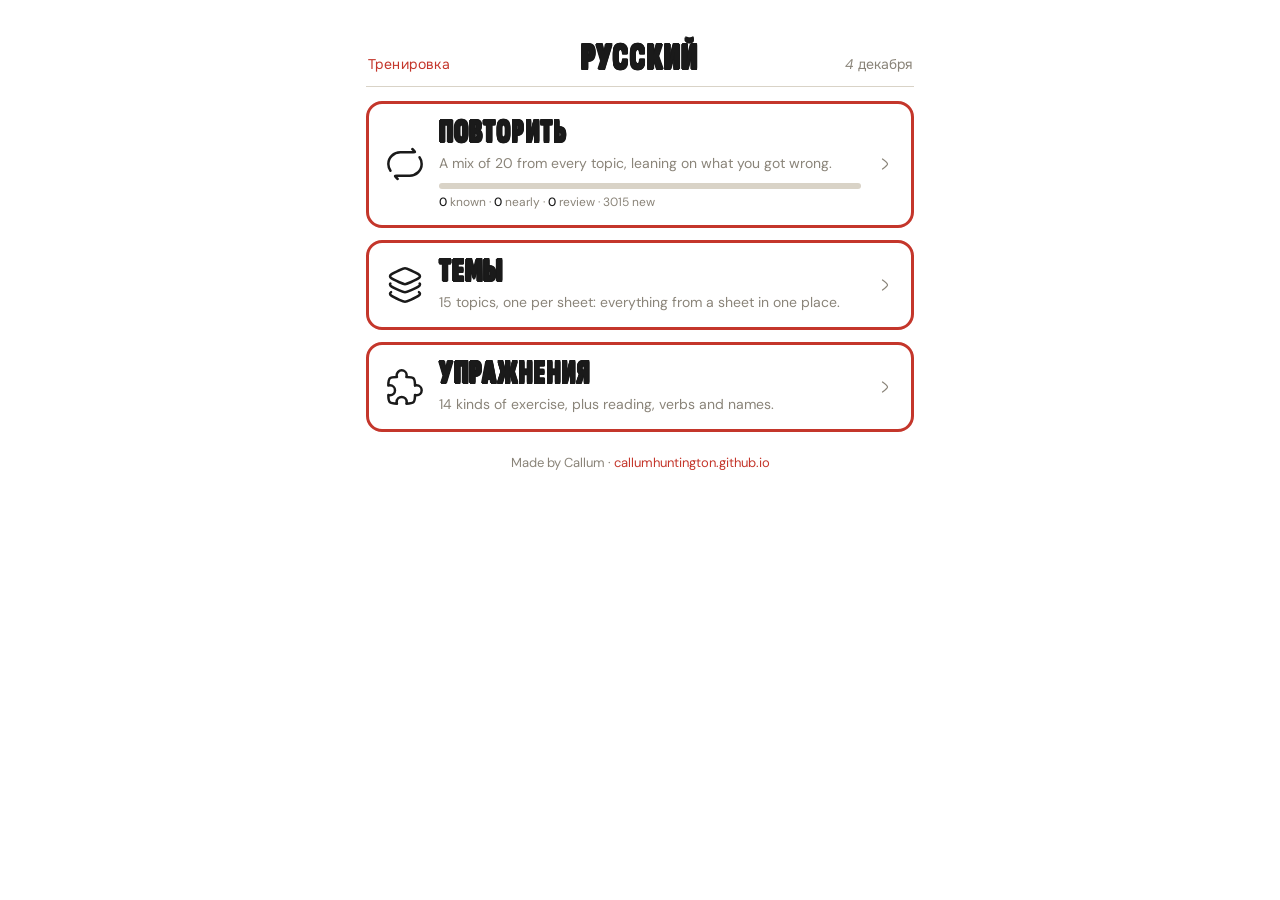
<file: index.html>
<!DOCTYPE html>
<html lang="ru">
<head>
<meta charset="utf-8">
<meta name="viewport" content="width=device-width, initial-scale=1, viewport-fit=cover">
<title>Русский</title>
<link rel="manifest" href="manifest.json">
<link rel="apple-touch-icon" href="icon.png">
<meta name="apple-mobile-web-app-capable" content="yes">
<meta name="apple-mobile-web-app-status-bar-style" content="default">
<meta name="apple-mobile-web-app-title" content="Русский">
<meta name="theme-color" content="#ffffff">
<link rel="stylesheet" href="css/fonts.css?v=3.6">
<link rel="stylesheet" href="css/app.css?v=3.6">
</head>
<body>
<div class="wrap" id="app"></div>
<script src="js/icons.js?v=3.6"></script>
<script src="js/common.js?v=3.6"></script>
<script src="data/bank.js?v=3.6"></script>
<script src="data/names.js?v=3.6"></script>
<script src="js/names-bank.js?v=3.6"></script>
<script>
// Home: the three ways in.
const MONTHS = ['января', 'февраля', 'марта', 'апреля', 'мая', 'июня', 'июля', 'августа', 'сентября', 'октября', 'ноября', 'декабря'];
const today = new Date();
const main = BANK.filter(i => i.topic !== 'penguin');

$('#app').innerHTML = header('Русский', `${today.getDate()} ${MONTHS[today.getMonth()]}`, '') +
  card('quiz.html#review', 'review', 'Повторить', 'A mix of 20 from every topic, leaning on what you got wrong.', bar(progress(NS, main.map(i => i.id)))) +
  card('topics.html', 'topics', 'Темы', `${TOPICS.length - 1} topics, one per sheet: everything from a sheet in one place.`) +
  card('exercises.html', 'types', 'Упражнения', `${TYPES.length} kinds of exercise, plus reading, verbs and names.`) +
  '<a class="site" href="https://callumhuntington.github.io/">Made by Callum · <span>callumhuntington.github.io</span></a>';
</script>
</body>
</html>
</file>
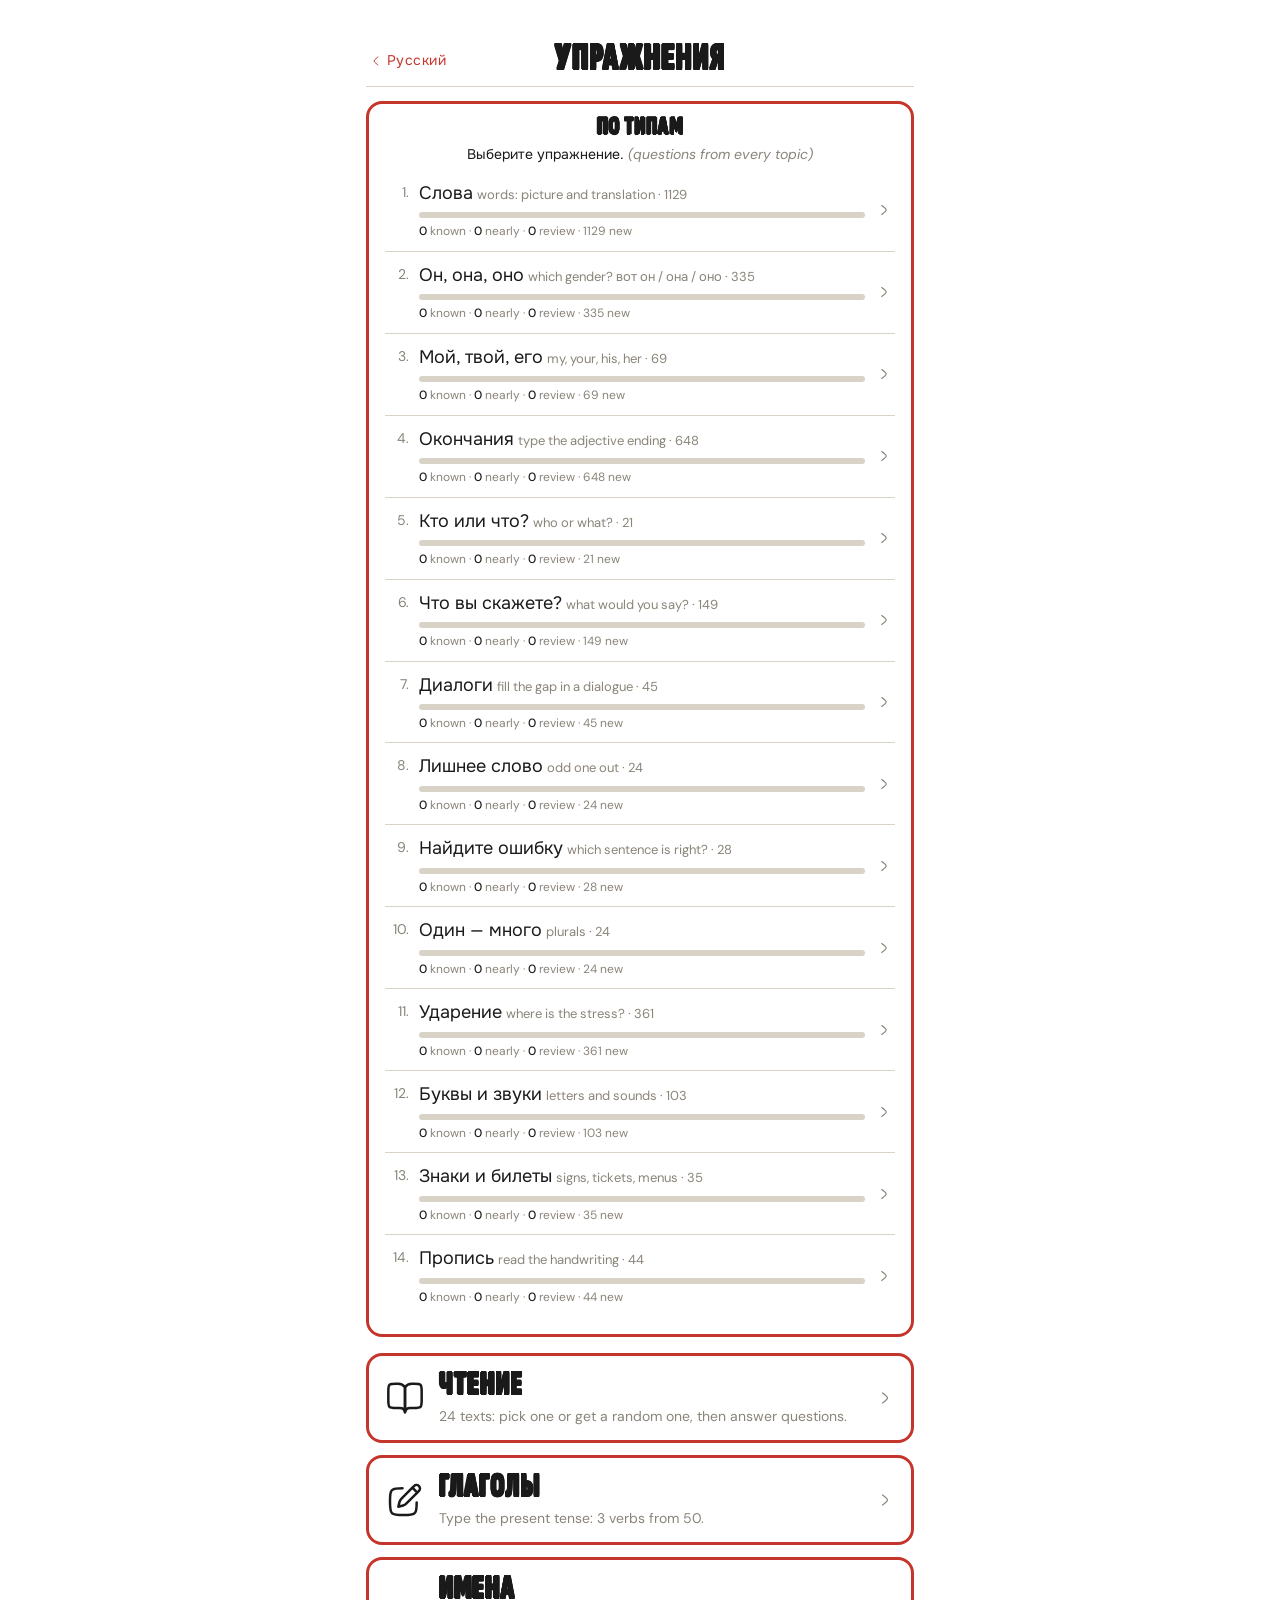
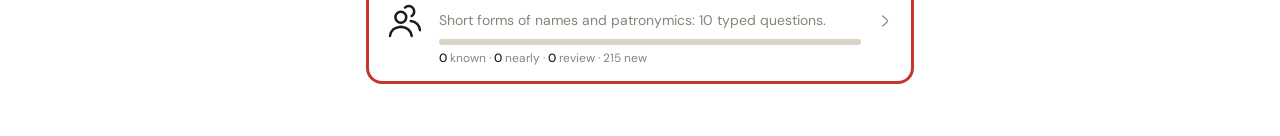
<file: exercises.html>
<!DOCTYPE html>
<html lang="ru">
<head>
<meta charset="utf-8">
<meta name="viewport" content="width=device-width, initial-scale=1, viewport-fit=cover">
<title>Русский — Упражнения</title>
<link rel="manifest" href="manifest.json">
<link rel="apple-touch-icon" href="icon.png">
<meta name="apple-mobile-web-app-capable" content="yes">
<meta name="apple-mobile-web-app-status-bar-style" content="default">
<meta name="apple-mobile-web-app-title" content="Русский">
<meta name="theme-color" content="#ffffff">
<link rel="stylesheet" href="css/fonts.css?v=3.6">
<link rel="stylesheet" href="css/app.css?v=3.6">
</head>
<body>
<div class="wrap" id="app"></div>
<script src="js/icons.js?v=3.6"></script>
<script src="js/common.js?v=3.6"></script>
<script src="data/bank.js?v=3.6"></script>
<script src="data/reading.js?v=3.6"></script>
<script src="data/verbs.js?v=3.6"></script>
<script src="data/names.js?v=3.6"></script>
<script src="js/names-bank.js?v=3.6"></script>
<script>
// Упражнения: every exercise type across all topics, plus reading, verbs and names.
const main = BANK.filter(i => i.topic !== 'penguin');
$('#app').innerHTML = header('Упражнения', '') +
  `<section class="box">${sectionHead(0, 'По типам', 'Выберите упражнение.', 'questions from every topic')}
    <div class="list">${TYPES.map((ty, n) => {
      const its = main.filter(i => i.type === ty.id);
      return `<a class="item" href="quiz.html#x-${ty.id}">
        <span class="n">${n + 1}.</span>
        <div class="t"><div class="nm"><span class="ru">${esc(ty.title)}</span> <span class="dim">${esc(ty.en)} · ${its.length}</span></div>
        ${bar(progress(NS, its.map(i => i.id)))}</div>${icon('next', 'ic go')}</a>`;
    }).join('')}</div></section>` +
  card('reading.html', 'reading', 'Чтение', `${PASSAGES.length} texts: pick one or get a random one, then answer questions.`) +
  card('russian_verb_conjugator.html', 'verbs', 'Глаголы', `Type the present tense: 3 verbs from ${VERBS.length}.`) +
  card('names.html', 'names', 'Имена', 'Short forms of names and patronymics: 10 typed questions.',
    bar(progress(NAMES_NS, buildNameQuestions().map(q => q.key))));
</script>
</body>
</html>
</file>
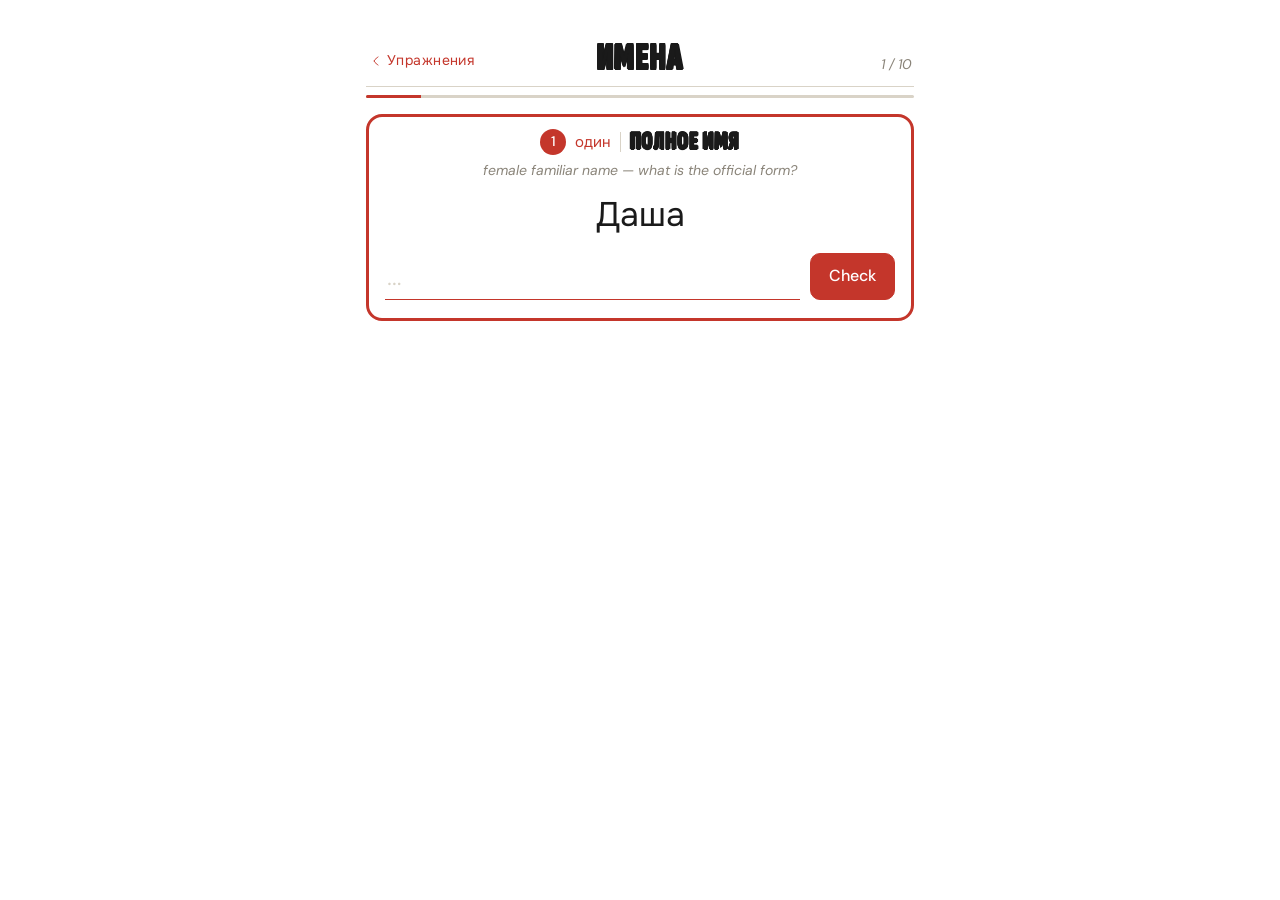
<file: names.html>
<!DOCTYPE html>
<html lang="ru">
<head>
<meta charset="utf-8">
<meta name="viewport" content="width=device-width, initial-scale=1, viewport-fit=cover">
<title>Русский — Имена</title>
<link rel="manifest" href="manifest.json">
<link rel="apple-touch-icon" href="icon.png">
<meta name="apple-mobile-web-app-capable" content="yes">
<meta name="apple-mobile-web-app-status-bar-style" content="default">
<meta name="apple-mobile-web-app-title" content="Русский">
<meta name="theme-color" content="#ffffff">
<link rel="stylesheet" href="css/fonts.css?v=3.6">
<link rel="stylesheet" href="css/app.css?v=3.6">
</head>
<body>
<div class="wrap" id="app"></div>
<script src="js/icons.js?v=3.6"></script>
<script src="js/common.js?v=3.6"></script>
<script src="data/names.js?v=3.6"></script>
<script src="js/names-bank.js?v=3.6"></script>
<script>
// Names: 10 typed-answer questions on familiar forms and patronymics, weighted towards weak ones.
const ROUND = 10;
const BANK = buildNameQuestions();
const norm = s => s.trim().toLowerCase().replace(/ё/g, 'е');
let round = [], idx = 0, score = 0, answered = false;

function start() {
  round = weightedPick(BANK, q => q.key, ROUND, NAMES_NS);
  idx = 0; score = 0;
  show();
}

function show() {
  const q = round[idx];
  answered = false;
  $('#app').innerHTML = header('Имена', `${idx + 1} / ${ROUND}`, 'exercises.html', 'Упражнения') + '<div class="track"><i></i></div>' + `
    <section class="box">
      ${sectionHead(idx + 1, q.title, '', q.context)}
      <div class="prompt">${t(q.q)}</div>
      <div class="inrow">
        <input class="line-in" id="ans" placeholder="…" autocomplete="off" autocorrect="off" autocapitalize="off" spellcheck="false" lang="ru">
        <button class="btn" id="check">Check</button>
      </div>
      <div id="after"></div>
    </section>`;
  setTrack((idx + 1) / ROUND);
  const inp = $('#ans');
  inp.onkeydown = e => { if (e.key === 'Enter') submit(); };
  $('#check').onclick = submit;
  inp.focus({ preventScroll: true });
}

function submit() {
  if (answered) return;
  const q = round[idx], inp = $('#ans');
  if (!inp.value.trim()) return;
  answered = true;
  const ok = norm(inp.value) === norm(q.a);
  if (ok) score++;
  bump(NAMES_NS, q.key, ok);
  inp.disabled = true; inp.className = 'line-in ' + (ok ? 'ok' : 'no');
  $('#check').hidden = true;
  const last = idx === ROUND - 1;
  $('#after').innerHTML = `
    <div class="fb ${ok ? 'ok' : 'no'}">${icon(ok ? 'tick' : 'cross')}<span>${ok ? 'Правильно!' : `The answer is ${t(q.a)}`}</span></div>
    ${q.fact ? `<div class="fact">${esc(q.fact)}</div>` : ''}
    <div class="btns"><button class="btn" id="next">${last ? 'Итог' : 'Дальше'}${icon('next')}</button></div>`;
  $('#next').onclick = next;
  $('#next').scrollIntoView({ behavior: 'smooth', block: 'nearest' });
}

function next() {
  idx++;
  if (idx < ROUND) { show(); window.scrollTo(0, 0); return; }
  $('#app').innerHTML = header('Имена', `${score} / ${ROUND}`, 'exercises.html', 'Упражнения') + resultsBox(score, ROUND, 'exercises.html', 'Упражнения');
  $('#again').onclick = () => { start(); window.scrollTo(0, 0); };
}

start();
</script>
</body>
</html>
</file>
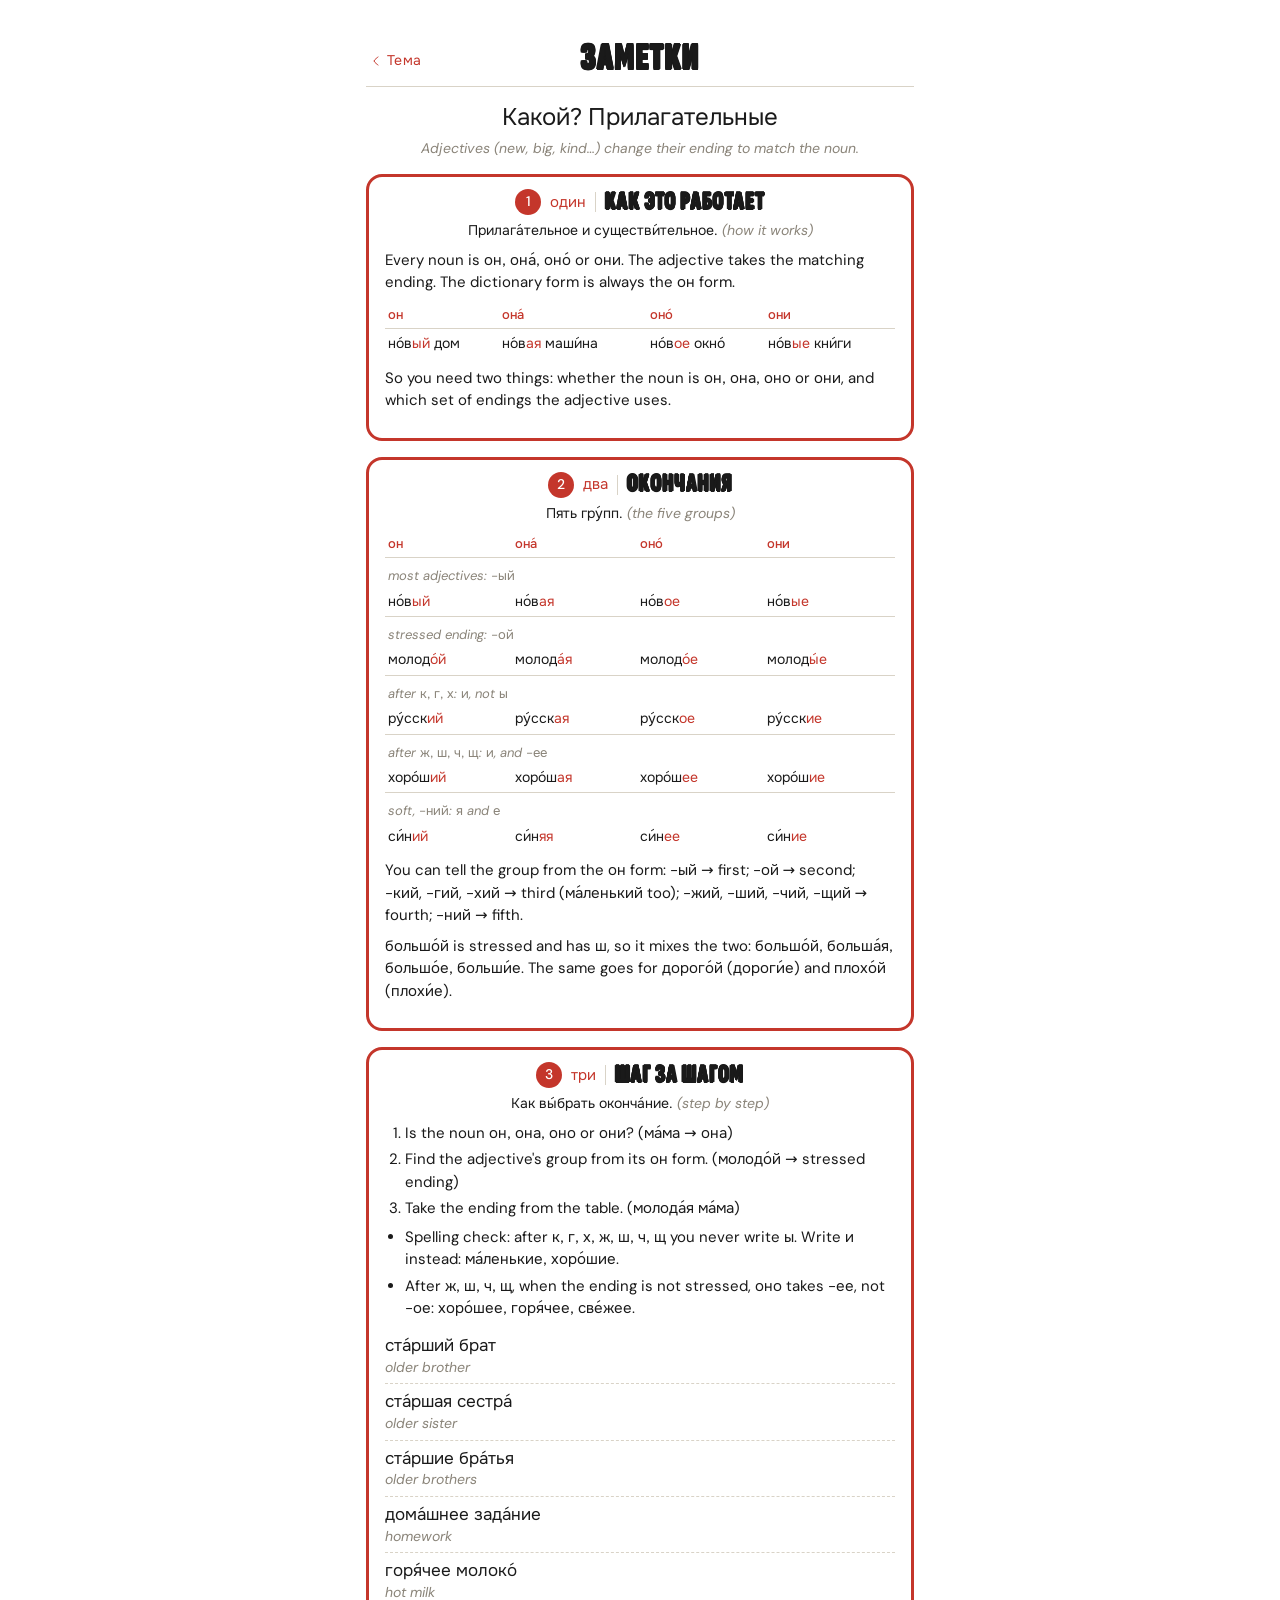
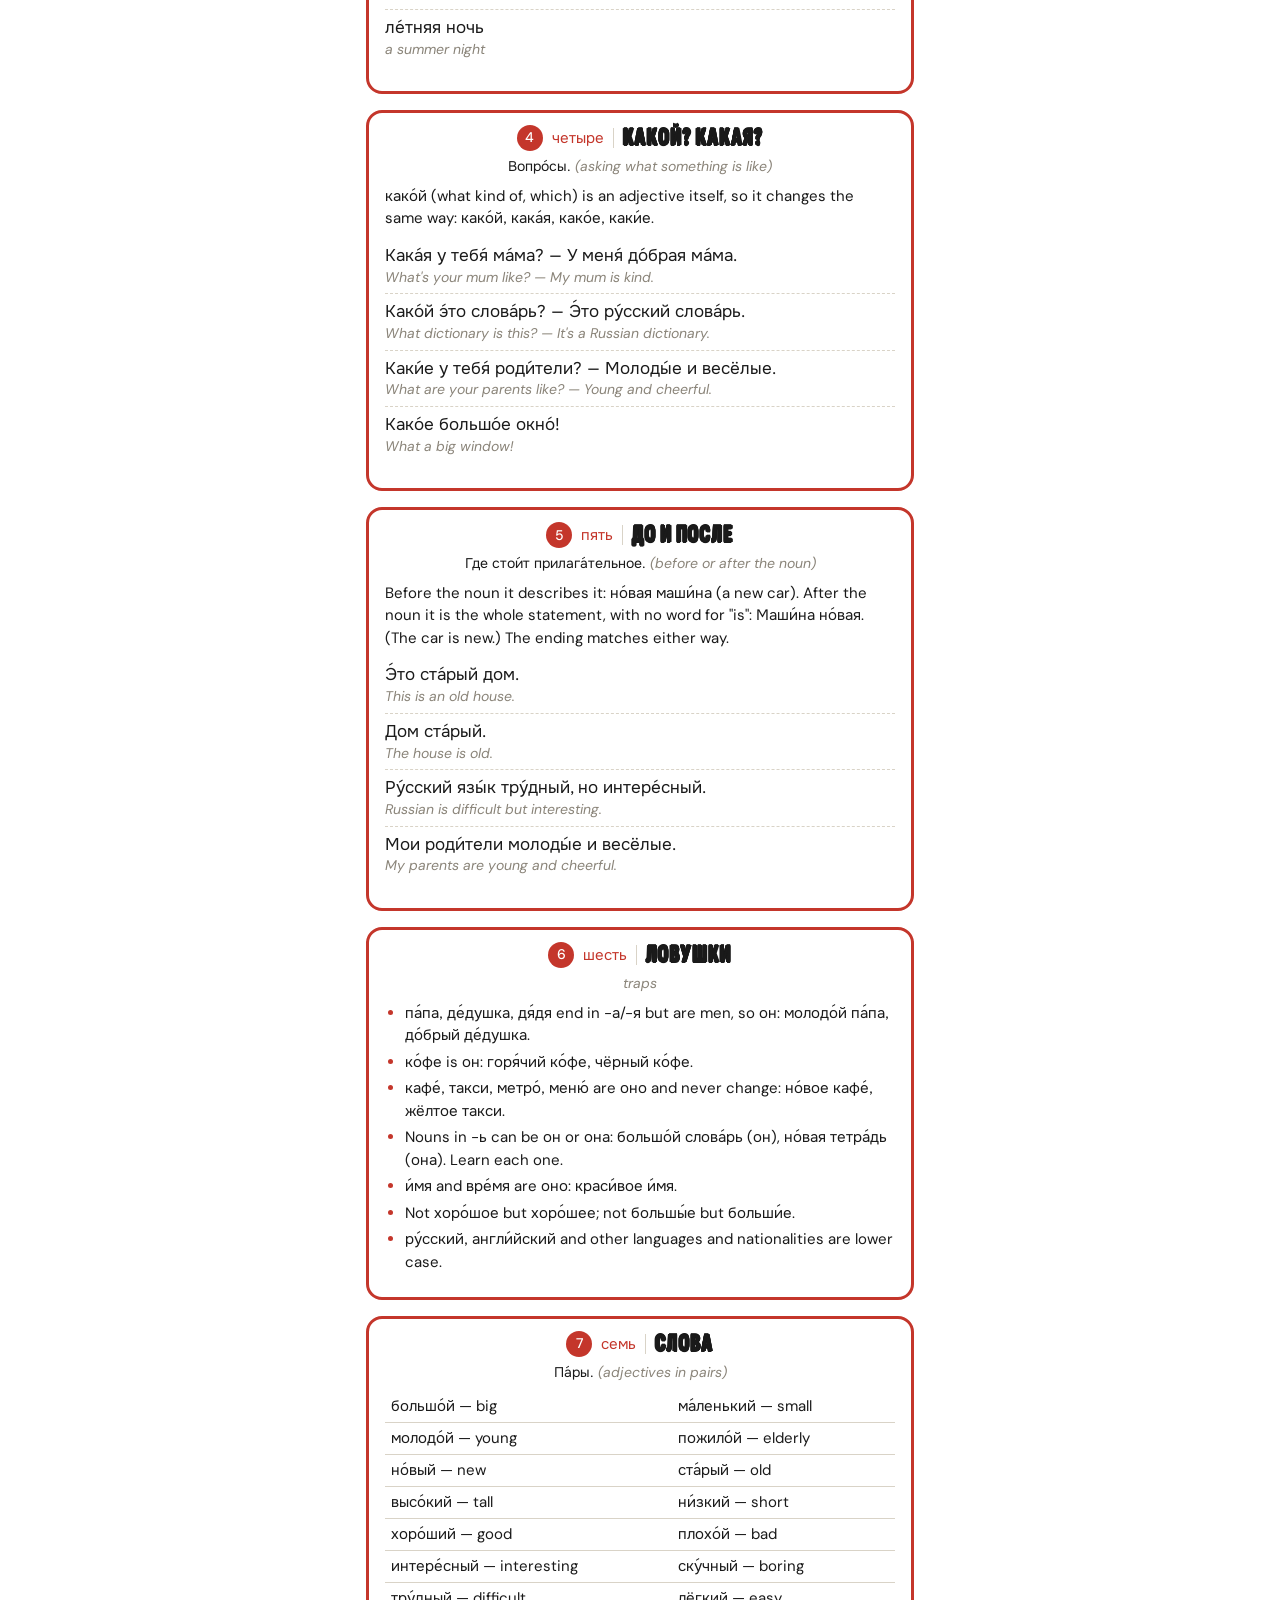
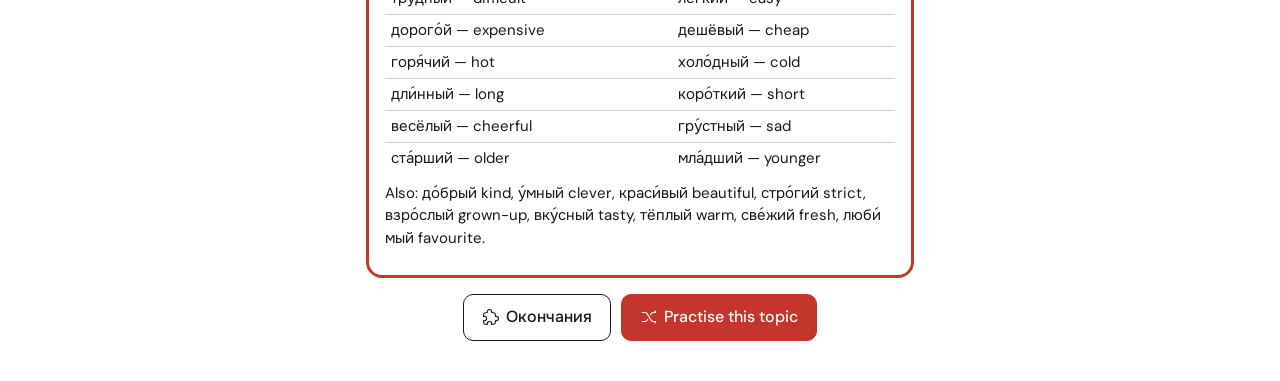
<file: notes.html>
<!DOCTYPE html>
<html lang="ru">
<head>
<meta charset="utf-8">
<meta name="viewport" content="width=device-width, initial-scale=1, viewport-fit=cover">
<title>Русский — Заметки</title>
<link rel="manifest" href="manifest.json">
<link rel="apple-touch-icon" href="icon.png">
<meta name="apple-mobile-web-app-capable" content="yes">
<meta name="apple-mobile-web-app-status-bar-style" content="default">
<meta name="apple-mobile-web-app-title" content="Русский">
<meta name="theme-color" content="#ffffff">
<link rel="stylesheet" href="css/fonts.css?v=3.6">
<link rel="stylesheet" href="css/app.css?v=3.6">
</head>
<body>
<div class="wrap" id="app"></div>
<script src="js/icons.js?v=3.6"></script>
<script src="js/common.js?v=3.6"></script>
<script src="data/notes.js?v=3.6"></script>
<script src="js/notes-view.js?v=3.6"></script>
<script>
// Заметки: the notes for one topic, then links to practise it.
const tid = (location.hash.match(/t-([a-z]+)/) || [, 'prilag'])[1];
window.onhashchange = () => location.reload();
const extra = tid === 'prilag' ? `<a class="btn ghost" href="quiz.html#x-okonch">${icon('types')}Окончания</a>` : '';
$('#app').innerHTML = header('Заметки', '', `topic.html#t-${tid}`, 'Тема') + renderNotes(tid) +
  `<div class="btns centre">${extra}<a class="btn" href="quiz.html#t-${tid}">${icon('all')}Practise this topic</a></div>`;
</script>
</body>
</html>
</file>
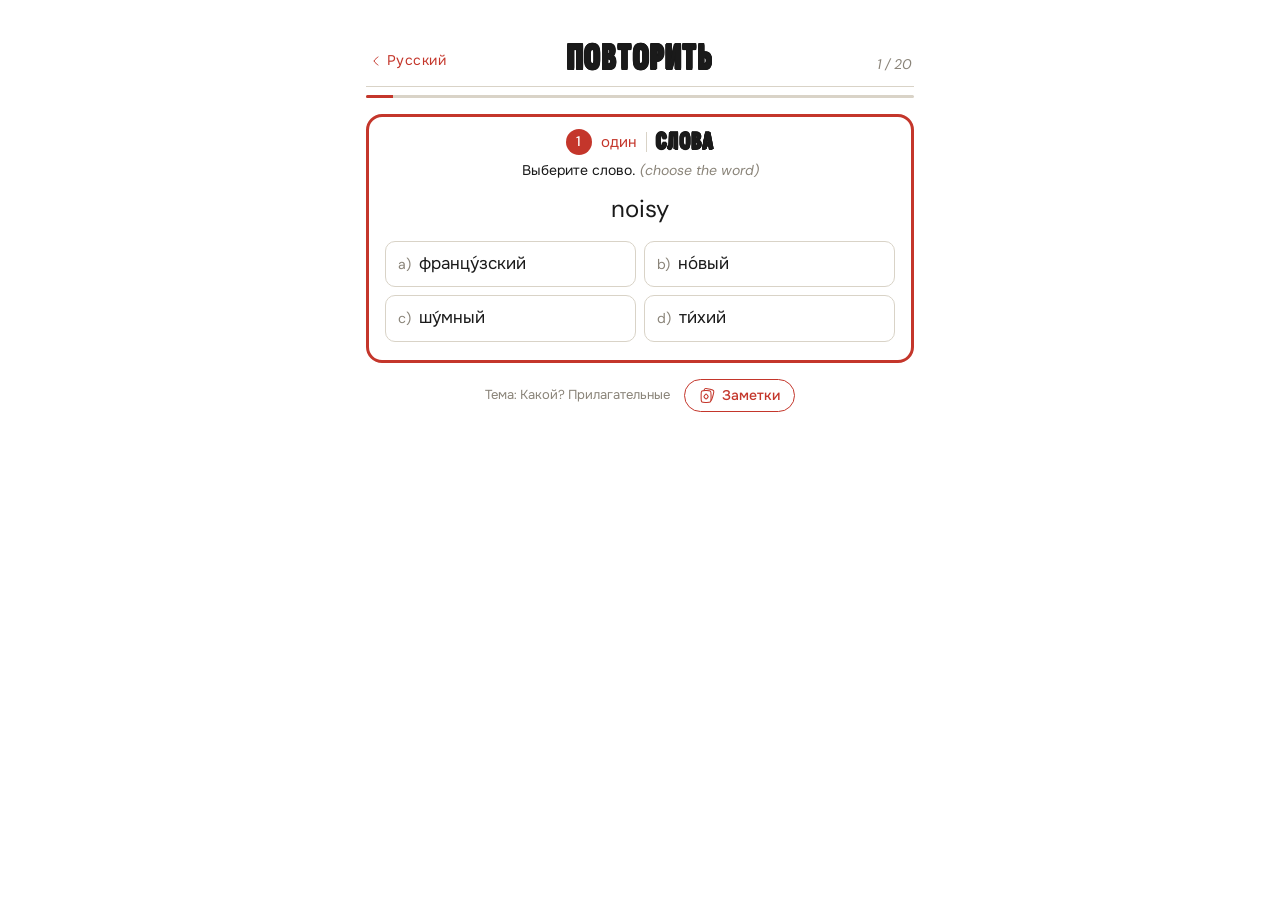
<file: quiz.html>
<!DOCTYPE html>
<html lang="ru">
<head>
<meta charset="utf-8">
<meta name="viewport" content="width=device-width, initial-scale=1, viewport-fit=cover">
<title>Русский</title>
<link rel="manifest" href="manifest.json">
<link rel="apple-touch-icon" href="icon.png">
<meta name="apple-mobile-web-app-capable" content="yes">
<meta name="apple-mobile-web-app-status-bar-style" content="default">
<meta name="apple-mobile-web-app-title" content="Русский">
<meta name="theme-color" content="#ffffff">
<link rel="stylesheet" href="css/fonts.css?v=3.6">
<link rel="stylesheet" href="css/app.css?v=3.6">
</head>
<body>
<div class="wrap" id="app"></div>
<script src="js/icons.js?v=3.6"></script>
<script src="js/common.js?v=3.6"></script>
<script src="data/bank.js?v=3.6"></script>
<script src="data/notes.js?v=3.6"></script>
<script src="js/notes-view.js?v=3.6"></script>
<script>
// Question runner. #review = daily mix · #t-<topic> = one topic · #x-<type> = one exercise type · #t-<topic>-x-<type> = both.
const TY = Object.fromEntries(TYPES.map(x => [x.id, x]));
const TO = Object.fromEntries(TOPICS.map(x => [x.id, x]));
const h = location.hash.slice(1);
const topic = (h.match(/t-([a-z]+)/) || [])[1];
const type = (h.match(/x-([a-z]+)/) || [])[1];
const review = !topic && !type;
window.onhashchange = () => location.reload();

const pool = BANK.filter(i => (topic ? i.topic === topic : i.topic !== 'penguin') && (!type || i.type === type));
const ROUND = Math.min(20, pool.length);
const typeCount = {};
pool.forEach(i => typeCount[i.type] = (typeCount[i.type] || 0) + 1);

const title = review ? 'Повторить' : type && !topic ? TY[type].title : TO[topic].title;
const back = topic ? [`topic.html#t-${topic}`, 'Тема'] : type ? ['exercises.html', 'Упражнения'] : ['index.html', 'Русский'];

let round = [], idx = 0, score = 0;

function weight(it, sc) {
  // Mixed rounds even out the exercise types, so word questions don't crowd out the rest.
  const balance = type ? 1 : 1 / Math.sqrt(typeCount[it.type]);
  if (review) return balance * (sc === undefined ? 2 : sc < 3 ? 8 : [6, 5, 4, 3, 2, 1][sc]);
  return balance * scoreWeight(sc);
}

function start() {
  round = weightedSample(pool, ROUND, i => i.id, NS, weight);
  idx = 0; score = 0;
  show(); window.scrollTo(0, 0);
}

const gap = s => stress(s).replace('___', '<span class="gap"></span>');

function promptHtml(it) {
  const p = it.p;
  let body = '';
  if (p.ticket) body += `<div class="ticket">${p.ticket.split(' · ').map(r => `<div>${esc(r)}</div>`).join('')}</div>`;
  if (p.color) body += `<span class="swatch" style="background:${p.color}"></span>`;
  else if (p.flag) body += `<span class="flag ${p.dir === 'v' ? 'v' : 'h'}">${p.flag.map(c => `<i style="background:${c}"></i>`).join('')}</span>`;
  else if (p.icon) body += `<span class="pic">${ICONS[p.icon] || ''}</span>`;
  else if (p.lines) body += `<div class="lines">${p.lines.map(([sp, tx]) =>
    `<div class="dl"><span class="sp">${stress(sp)}</span><span class="ru">${gap(tx)}</span></div>`).join('')}</div>`;
  else if (p.hw) body += `<span class="hw">${esc(p.hw)}</span>`;
  else if (p.big) body += `<span class="big${p.big.length > 9 ? ' long' : ''}">${esc(p.big)}</span>`;
  else if (p.gap) { const [x, y] = p.gap.split('{}');
    body += `<span class="ru gapline${plain(p.gap).length > 18 ? ' long' : ''}">${stress(x)}<input class="end-in" id="end" autocomplete="off" autocorrect="off" autocapitalize="off" spellcheck="false" lang="ru" enterkeyhint="done" aria-label="ending">${stress(y)}</span>`; }
  else if (p.ru) body += `<span class="ru${plain(p.ru).length > 22 ? ' long' : ''}">${gap(p.ru)}</span>`;
  else if (p.en) body += `<span class="en${p.en.length > 40 ? ' long' : ''}">${esc(p.en)}</span>`;
  if (p.sub) body += `<span class="ctx">${t(p.sub)}</span>`;
  return body;
}

// Adjective endings use the adjectives notes; everything else uses its topic's notes.
const notesFor = it => it.type === 'okonch' ? 'prilag' : it.topic;

function show() {
  const it = round[idx], ty = TY[it.type];
  const order = it.fixed ? it.o.map((_, i) => i) : shuffle(it.o.map((_, i) => i));
  const one = it.o.some(o => plain(o).length > 11);
  $('#app').innerHTML = header(title, `${idx + 1} / ${round.length}`, back[0], back[1]) + '<div class="track"><i></i></div>' + `
    <section class="box">
      ${sectionHead(idx + 1, ty.title, ty.ru, ty.instr)}
      <div class="prompt">${promptHtml(it)}</div>
      ${it.typed ? `<div class="typed-hint" id="hint">Type the ending, then press Проверить.</div>
      <div class="btns centre" id="checkrow"><button class="btn" id="check">${icon('tick')}Проверить</button></div>` : `
      <div class="opts${one ? ' one' : ''}">
        ${order.map((oi, k) => `<button class="opt" data-i="${oi}"><span class="l">${'abcd'[k]})</span>${t(it.o[oi])}</button>`).join('')}
      </div>`}
      <div id="after"></div>
    </section>
    <div class="qfoot">${review || !topic ? `<span>Тема: ${esc(TO[it.topic].title)}</span>` : ''}
      ${NOTES[notesFor(it)] ? `<button class="pill" id="notesbtn" type="button">${icon('vocab')}Заметки</button>` : ''}</div>`;
  setTrack((idx + 1) / round.length);
  $$('.opt').forEach(b => b.onclick = () => answer(+b.dataset.i));
  if ($('#notesbtn')) $('#notesbtn').onclick = () => openNotes(notesFor(it));
  if (it.typed) {
    const inp = $('#end');
    inp.onkeydown = e => { if (e.key === 'Enter') { e.preventDefault(); checkTyped(); } };
    $('#check').onclick = checkTyped;
    try { inp.focus({ preventScroll: true }); } catch (e) { /* ignore */ }
  }
}

// Typed endings: accept the ending on its own or the whole adjective; ё counts as е.
const norm = s => s.trim().toLowerCase().replace(/ё/g, 'е').replace(/^[-–—_\s]+/, '');
function checkTyped() {
  const it = round[idx], inp = $('#end');
  if (!inp || inp.disabled) return;
  const v = norm(inp.value);
  if (!v) { inp.focus(); return; }
  if (/[a-z]/i.test(v)) { $('#hint').innerHTML = '<span class="red">That looks like English letters: switch to the Russian keyboard.</span>'; inp.focus(); return; }
  const want = norm(it.o[0]);
  const stemWord = norm(plain(it.p.gap.split('{}')[0]).split(/\s+/).pop());
  const ok = v === want || v === stemWord + want;
  inp.disabled = true; inp.blur();
  const shown = document.createElement('span');
  shown.className = 'end ' + (ok ? 'ok' : 'no');
  shown.innerHTML = ok ? esc(it.o[0]) : `<s>${esc(inp.value.trim())}</s>${esc(it.o[0])}`;
  inp.replaceWith(shown);
  $('#hint').remove(); $('#checkrow').remove();
  answer(ok ? 0 : -1);
}

function answer(choice) {
  const it = round[idx], ok = choice === it.a;
  if (ok) score++;
  bump(NS, it.id, ok);
  if ($('.opts')) $('.opts').classList.add('done');
  $$('.opt').forEach(b => {
    b.disabled = true;
    const i = +b.dataset.i;
    if (i === it.a) b.classList.add('right'); else if (i === choice) b.classList.add('wrong');
  });
  const rows = [];
  if (it.full) rows.push([ok ? 'Полностью' : 'Правильно', t(it.full)]);
  if (it.pair) rows.push(['Пара', `${t(it.pair[0])}<br><span class="en">${esc(it.pair[1])}</span>`]);
  const picked = !ok && !it.typed && it.o[choice], gl = picked && GLOSS[plain(picked).toLowerCase().replace(/[!.?]+$/, '')];
  if (gl && !it.plain) rows.push(['Вы выбрали', `${t(picked)} <span class="en">— ${esc(gl)}</span>`]);
  if (it.note) rows.push(['Заметка', t(it.note)]);
  if (it.tr) rows.push(['Перевод', `<span class="en">${esc(it.tr)}</span>`]);
  if (it.ex) { const [ru, en] = splitEx(it.ex); rows.push(['Пример', `${t(ru)}${en ? ` <span class="en">— ${esc(en)}</span>` : ''}`]); }
  if (it.p.lines) rows.push(['Диалог', it.p.lines.map(([sp, tx]) => `<span class="red">${stress(sp)}</span> ${t(tx.replace('___', it.o[it.a]))}`).join('<br>')]);
  const last = idx === round.length - 1;
  $('#after').innerHTML = `
    <div class="fb ${ok ? 'ok' : 'no'}">${icon(ok ? 'tick' : 'cross')}<span>${ok ? 'Правильно!' : it.typed ? `The ending is ${t('-' + it.o[0])}` : `The answer is ${t(it.o[it.a])}`}</span></div>
    ${rows.length ? `<div class="info">${rows.map(([l, v]) => `<div><div class="lab">${l}</div><div class="val">${v}</div></div>`).join('')}</div>` : ''}
    <div class="btns"><button class="btn" id="next">${last ? 'Итог' : 'Дальше'}${icon('next')}</button></div>`;
  $('#next').onclick = next;
  if (it.typed) $('#next').focus({ preventScroll: true });
  $('#next').scrollIntoView({ behavior: 'smooth', block: 'nearest' });
}

function next() {
  idx++;
  if (idx < round.length) { show(); window.scrollTo(0, 0); return; }
  $('#app').innerHTML = header(title, `${score} / ${round.length}`, back[0], back[1]) + resultsBox(score, round.length, back[0], back[1]);
  $('#again').onclick = start;
}

if (!pool.length) $('#app').innerHTML = header(title, '', back[0], back[1]) + '<p class="foot">Nothing here yet.</p>';
else start();
</script>
</body>
</html>
</file>
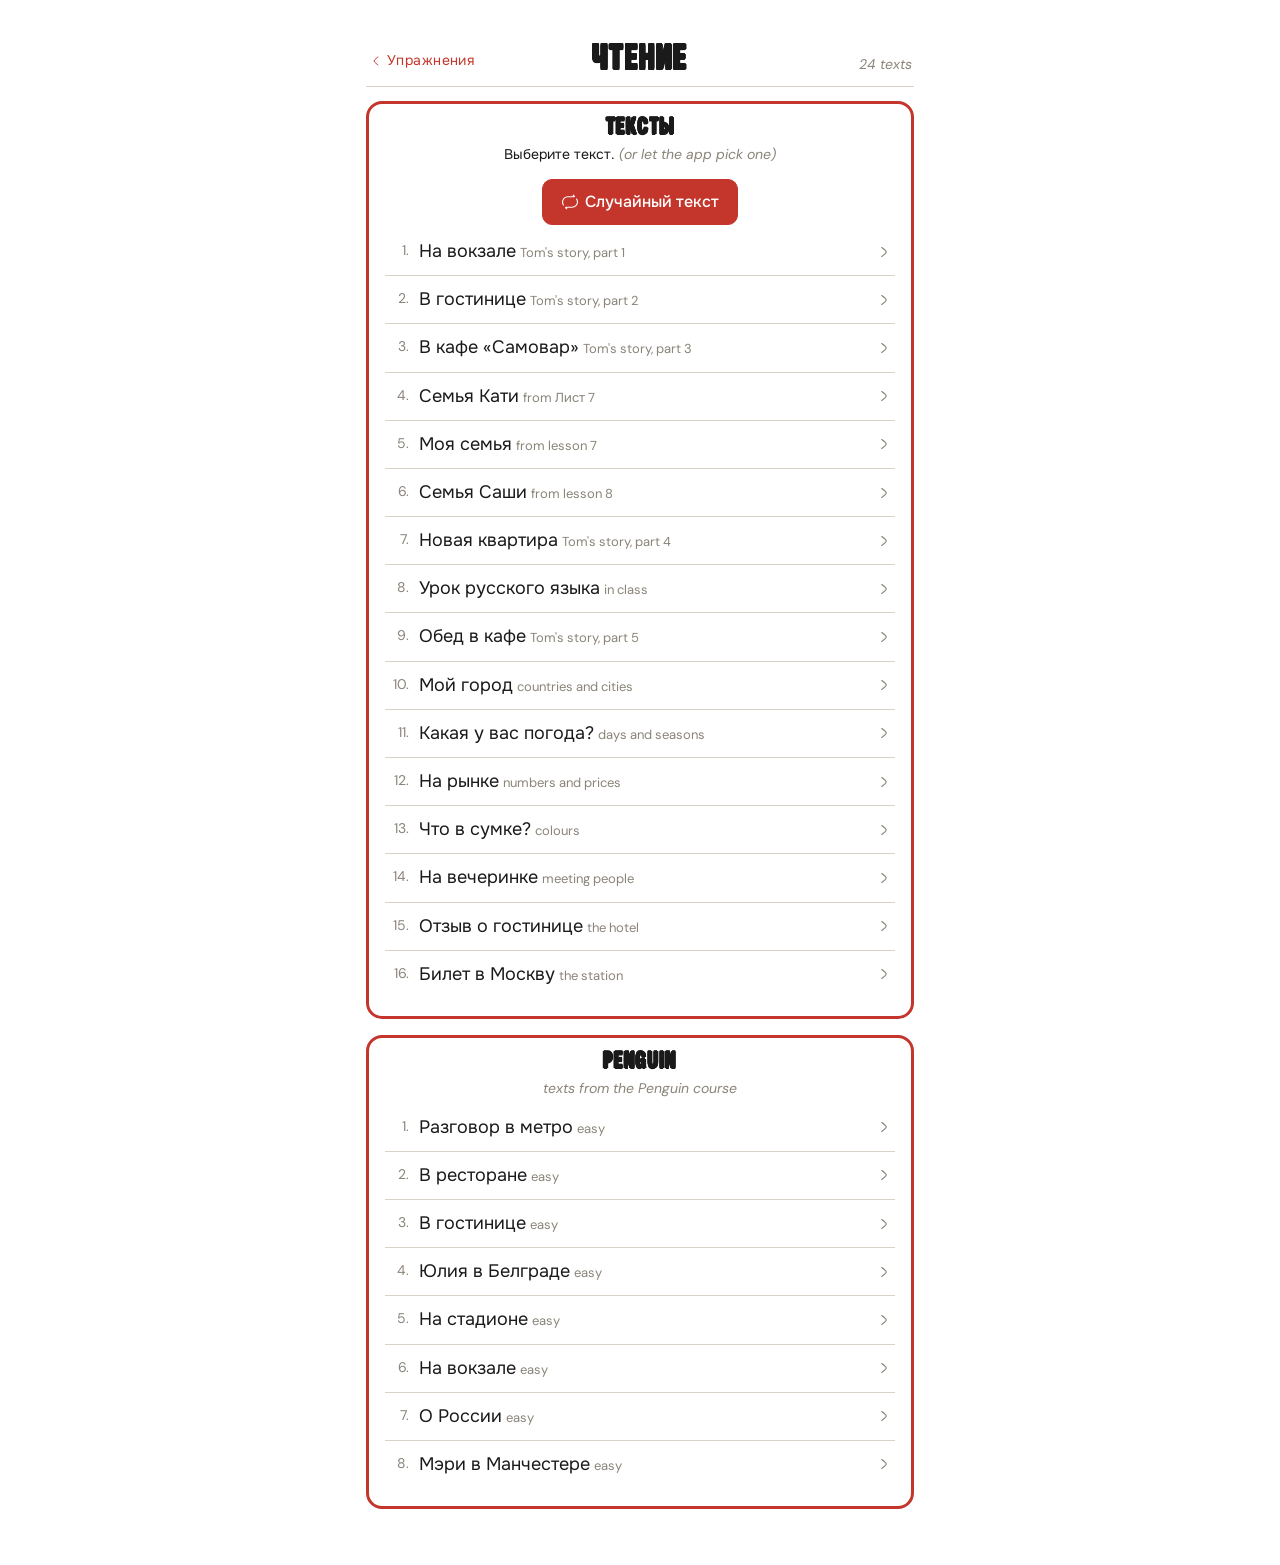
<file: reading.html>
<!DOCTYPE html>
<html lang="ru">
<head>
<meta charset="utf-8">
<meta name="viewport" content="width=device-width, initial-scale=1, viewport-fit=cover">
<title>Русский — Чтение</title>
<link rel="manifest" href="manifest.json">
<link rel="apple-touch-icon" href="icon.png">
<meta name="apple-mobile-web-app-capable" content="yes">
<meta name="apple-mobile-web-app-status-bar-style" content="default">
<meta name="apple-mobile-web-app-title" content="Русский">
<meta name="theme-color" content="#ffffff">
<link rel="stylesheet" href="css/fonts.css?v=3.6">
<link rel="stylesheet" href="css/app.css?v=3.6">
</head>
<body>
<div class="wrap" id="app"></div>
<script src="js/icons.js?v=3.6"></script>
<script src="js/common.js?v=3.6"></script>
<script src="data/reading.js?v=3.6"></script>
<script>
// Reading: one dialogue, tap dotted words for their meaning, then answer 4 questions from its bank.
const PER_ROUND = 4;
let queue = [], p = null, qs = [], done = 0, right = 0;
// No hash: the list of texts. #random: random texts. #i-<id>: one text opened from the list.
// #p-<id>: one text opened from its topic. #t-<topic>: that topic's texts.
const H = location.hash;
const fromList = /^#(i-|random)/.test(H);
const want = (H.match(/[pi]-([a-z_]+)/) || [])[1];
const tWant = (H.match(/t-([a-z]+)/) || [])[1] || (!fromList && (PASSAGES.find(x => x.id === want) || {}).topic);
window.onhashchange = () => location.reload();
const back = fromList ? ['reading.html', 'Тексты'] : want || tWant ? [`topic.html#t-${tWant}`, 'Тема'] : ['exercises.html', 'Упражнения'];
const MAIN = PASSAGES.filter(x => x.topic !== 'penguin');
const POOL = tWant ? PASSAGES.filter(x => x.topic === tWant) : MAIN;

function showList() {
  const row = (x, n) => `<a class="item" href="reading.html#i-${x.id}"><span class="n">${n + 1}.</span>
    <div class="t"><div class="nm"><span class="ru">${esc(x.title)}</span> <span class="dim">${esc(x.difficulty || '')}</span></div></div>${icon('next', 'ic go')}</a>`;
  const pen = PASSAGES.filter(x => x.topic === 'penguin');
  $('#app').innerHTML = header('Чтение', `${PASSAGES.length} texts`, 'exercises.html', 'Упражнения') + `
    <section class="box">${sectionHead(0, 'Тексты', 'Выберите текст.', 'or let the app pick one')}
      <div class="btns centre" style="margin:0 0 12px"><a class="btn" href="reading.html#random">${icon('review')}Случайный текст</a></div>
      <div class="list">${MAIN.map(row).join('')}</div></section>
    <section class="box">${sectionHead(0, 'Penguin', '', 'texts from the Penguin course')}
      <div class="list">${pen.map(row).join('')}</div></section>`;
}

function nextPassage(first) {
  if (first && want && PASSAGES.find(x => x.id === want)) p = PASSAGES.find(x => x.id === want);
  else {
    if (!queue.length) queue = shuffle(POOL.map((_, i) => i)).filter(i => POOL[i] !== p);
    p = POOL[queue.shift()];
  }
  // Shuffle each question's options (true/false stays in order) and keep track of the right one.
  qs = shuffle(p.questions).slice(0, PER_ROUND).map(q => {
    if (q.opts[0] === 'Правда') return q;
    const order = shuffle(q.opts.map((_, i) => i));
    return { q: q.q, opts: order.map(i => q.opts[i]), a: order.indexOf(q.a) };
  });
  done = 0; right = 0;
  show();
}

// Wrap words that have a gloss; keep punctuation outside the dotted underline.
function lineHtml(text) {
  return text.split(/(\s+)/).map(tok => {
    if (/^\s+$/.test(tok)) return tok;
    const m = tok.match(/^([«"(—]*)([а-яёА-ЯЁa-zA-Z-]+)(.*)$/);
    if (!m) return esc(tok);
    const word = m[2].replace(/^-+|-+$/g, '');
    const g = p.vocab && p.vocab[word.toLowerCase()];
    return g ? `${esc(m[1])}<span class="gw" data-w="${esc(m[2])}" data-g="${esc(g)}">${esc(m[2])}</span>${esc(m[3])}` : esc(tok);
  }).join('');
}

function show() {
  $('#app').innerHTML = header('Чтение', '', back[0], back[1]) + `
    <section class="box passage">
      ${sectionHead(1, 'Текст', 'Прочитайте диалог.', 'tap a dotted word for its meaning')}
      <div class="title ru">${esc(p.title)}</div>
      <div class="intro">${esc(p.intro || '')}</div>
      ${p.dialogue.map(l => `<div class="dl"><span class="sp">${esc(l.speaker)}</span><span class="ru">${lineHtml(l.text)}</span></div>`).join('')}
      <div class="gloss" id="gloss">Tap a dotted word to see what it means.</div>
    </section>
    <section class="box">
      ${sectionHead(2, 'Вопросы', 'Выберите ответ.', 'choose the answer')}
      ${qs.map((q, qi) => `
        <div class="qn"><span class="n">${qi + 1}.</span><span>${t(q.q)}</span></div>
        <div class="opts${q.opts.some(o => o.length > 12) ? ' one' : ''}" data-q="${qi}">
          ${q.opts.map((o, oi) => `<button class="opt" data-o="${oi}"><span class="l">${'abcd'[oi]})</span>${t(o)}</button>`).join('')}
        </div>`).join('')}
    </section>
    <div id="end"></div>`;
  $$('.gw').forEach(w => w.onclick = () => {
    $$('.gw.on').forEach(x => x.classList.remove('on'));
    w.classList.add('on');
    $('#gloss').innerHTML = `<span class="ru">${esc(w.dataset.w)}</span><span class="en">${esc(w.dataset.g)}</span>`;
  });
  $$('.opts').forEach(box => {
    const q = qs[+box.dataset.q];
    $$('.opt', box).forEach(b => b.onclick = () => {
      const oi = +b.dataset.o, ok = oi === q.a;
      box.classList.add('done');
      $$('.opt', box).forEach((x, i) => { x.disabled = true; if (i === q.a) x.classList.add('right'); else if (i === oi) x.classList.add('wrong'); });
      done++; if (ok) right++;
      setMeta(`${right} / ${done}`);
      if (done === qs.length) setTimeout(finish, 500);
    });
  });
}

function finish() {
  const keys = (p.keywords || []).map(k => `<div class="kw"><span class="ru">${esc(k.rus)}</span><span class="dim">${esc(k.eng)}</span></div>`).join('');
  $('#end').innerHTML = (keys ? `<section class="box">${sectionHead(3, 'Слова', 'Ключевые слова.', 'key words from the text')}<div class="keys">${keys}</div></section>` : '')
    + resultsBox(right, qs.length, back[0], back[1]);
  $('#again').innerHTML = `${icon('next')}Новый текст`;
  $('#again').onclick = () => { nextPassage(); window.scrollTo(0, 0); };
  $('#end').scrollIntoView({ behavior: 'smooth', block: 'start' });
}

if (!H || H === '#') showList(); else nextPassage(true);
</script>
</body>
</html>
</file>
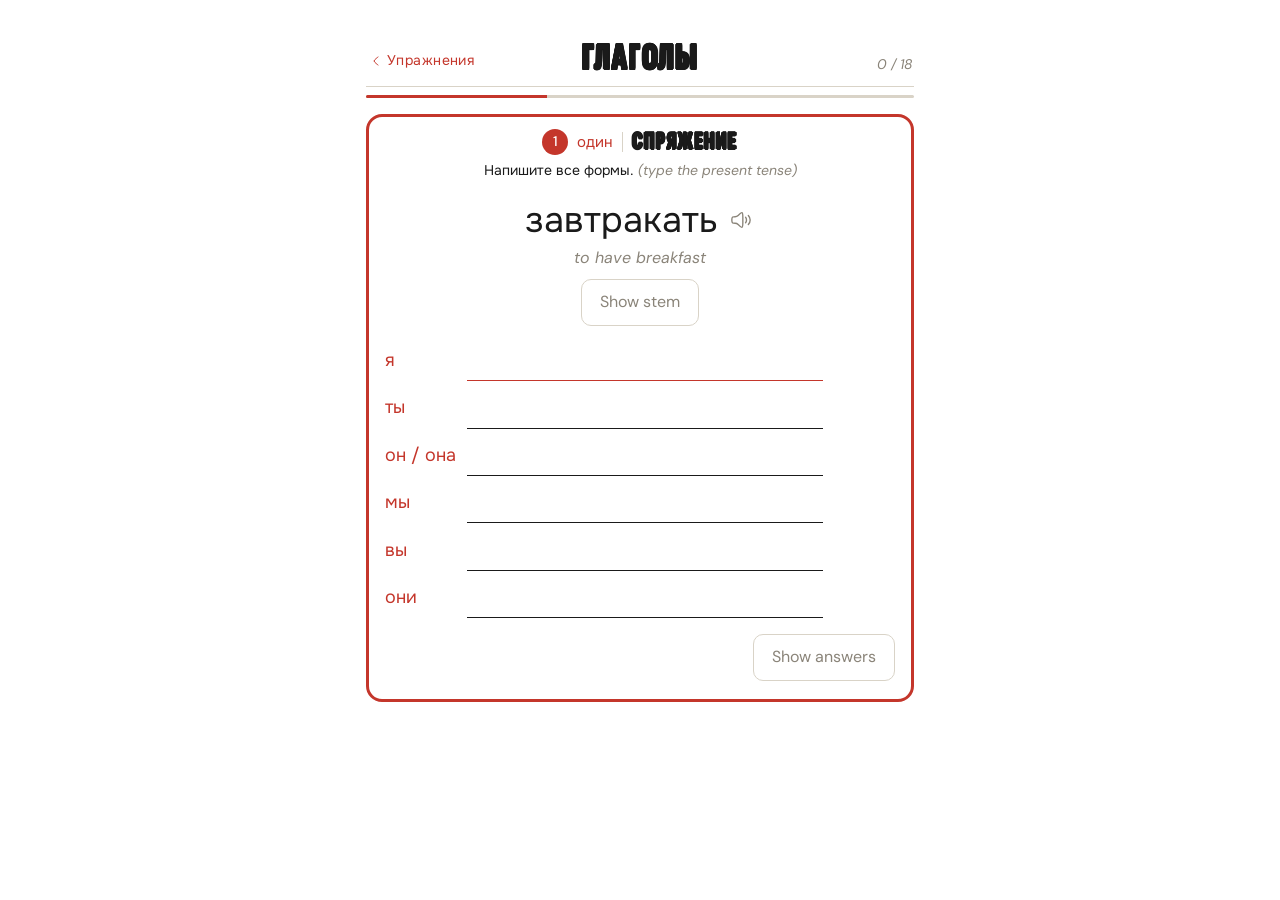
<file: russian_verb_conjugator.html>
<!DOCTYPE html>
<html lang="ru">
<head>
<meta charset="utf-8">
<meta name="viewport" content="width=device-width, initial-scale=1, viewport-fit=cover">
<title>Русский — Глаголы</title>
<link rel="manifest" href="manifest.json">
<link rel="apple-touch-icon" href="icon.png">
<meta name="apple-mobile-web-app-capable" content="yes">
<meta name="apple-mobile-web-app-status-bar-style" content="default">
<meta name="apple-mobile-web-app-title" content="Русский">
<meta name="theme-color" content="#ffffff">
<link rel="stylesheet" href="css/fonts.css?v=3.6">
<link rel="stylesheet" href="css/app.css?v=3.6">
</head>
<body>
<div class="wrap" id="app"></div>
<script src="js/icons.js?v=3.6"></script>
<script src="js/common.js?v=3.6"></script>
<script src="data/verbs.js?v=3.6"></script>
<script>
// Verb conjugator: 3 random verbs, type all six present-tense forms of each.
const ROUND = 3;
const PRONOUNS = ['я', 'ты', 'он / она', 'мы', 'вы', 'они'];
const SPOKEN = ['я', 'ты', 'он', 'мы', 'вы', 'они'];
const norm = s => s.trim().toLowerCase().replace(/ё/g, 'е');

let round = [], idx = 0, total = 0, state = [], revealed = false;

function start() {
  round = shuffle(VERBS).slice(0, ROUND);
  idx = 0; total = 0;
  show();
}

function show() {
  const v = round[idx];
  state = Array(6).fill(null); revealed = false;
  $('#app').innerHTML = header('Глаголы', `${total} / ${ROUND * 6}`, 'exercises.html', 'Упражнения') + '<div class="track"><i></i></div>' + `
    <section class="box">
      ${sectionHead(idx + 1, 'Спряжение', 'Напишите все формы.', 'type the present tense')}
      <div class="verb">
        <div class="inf"><span class="ru">${esc(v.inf)}</span><button class="speak" id="say" aria-label="Listen">${icon('sound')}</button></div>
        <div class="tr">${esc(v.tr)}</div>
        <div class="stem" id="stem"><button class="btn quiet" id="showstem">Show stem</button></div>
      </div>
      <div class="conj">
        ${PRONOUNS.map((p, i) => `<div class="crow">
          <span class="p">${p}</span>
          <input class="line-in" id="in${i}" autocomplete="off" autocorrect="off" autocapitalize="off" spellcheck="false" lang="ru">
          <span class="mark" id="mk${i}"></span>
          <button class="speak" id="sp${i}" aria-label="Listen">${icon('sound')}</button>
        </div>`).join('')}
      </div>
      <div id="fb"></div>
      <div class="btns">
        <button class="btn quiet" id="reveal">Show answers</button>
        <button class="btn" id="next" hidden>${idx === ROUND - 1 ? 'Итог' : 'Дальше'}${icon('next')}</button>
      </div>
    </section>`;
  setTrack((idx + 1) / ROUND);
  $('#say').onclick = () => speak(v.inf);
  $('#showstem').onclick = () => { $('#stem').innerHTML = `Stem <b class="ru">${esc(v.stem)}</b> <span class="dim">· ${esc(v.type)}</span>`; };
  PRONOUNS.forEach((_, i) => {
    const inp = $('#in' + i);
    inp.oninput = () => check(i);
    inp.onkeydown = e => { if (e.key === 'Enter') { const n = $('#in' + (i + 1)); if (n) n.focus(); else inp.blur(); } };
    $('#sp' + i).onclick = () => speak(SPOKEN[i] + ' ' + v.answers[i]);
  });
  $('#reveal').onclick = reveal;
  $('#next').onclick = next;
  $('#in0').focus({ preventScroll: true });
}

function mark(i, kind) {
  const m = $('#mk' + i);
  m.className = 'mark ' + (kind || '');
  m.innerHTML = kind === 'ok' ? icon('tick') : kind === 'no' ? icon('cross') : kind === 'shown' ? icon('next') : '';
  $('#sp' + i).classList.toggle('on', kind === 'ok' || kind === 'shown');
}

function check(i) {
  if (revealed) return;
  const v = round[idx], inp = $('#in' + i), val = inp.value;
  const was = state[i] === true;
  if (!val.trim()) { state[i] = null; inp.className = 'line-in'; mark(i, null); }
  else if (norm(val) === norm(v.answers[i])) { state[i] = true; inp.className = 'line-in ok'; mark(i, 'ok'); }
  else { state[i] = false; inp.className = 'line-in no'; mark(i, 'no'); }
  if (!was && state[i] === true) total++;
  if (was && state[i] !== true) total--;
  setMeta(`${total} / ${ROUND * 6}`);
  if (state.every(s => s === true)) finish(true);
}

function reveal() {
  if (revealed) return;
  const v = round[idx];
  state.forEach((s, i) => {
    const inp = $('#in' + i);
    if (s !== true) { inp.value = v.answers[i]; inp.className = 'line-in shown'; mark(i, 'shown'); }
  });
  finish(false);
}

function finish(allRight) {
  revealed = true;
  $$('.line-in').forEach(i => i.disabled = true);
  $('#reveal').hidden = true;
  $('#next').hidden = false;
  $('#fb').innerHTML = allRight
    ? `<div class="fb ok">${icon('tick')}<span>Всё правильно! All six forms right.</span></div>`
    : `<div class="fb shown">${icon('next')}<span>Forms in grey were filled in for you.</span></div>`;
  $('#next').scrollIntoView({ behavior: 'smooth', block: 'nearest' });
}

function next() {
  idx++;
  if (idx < ROUND) { show(); window.scrollTo(0, 0); return; }
  $('#app').innerHTML = header('Глаголы', `${total} / ${ROUND * 6}`, 'exercises.html', 'Упражнения') + resultsBox(total, ROUND * 6, 'exercises.html', 'Упражнения');
  $('#again').onclick = () => { start(); window.scrollTo(0, 0); };
}

start();
</script>
</body>
</html>
</file>
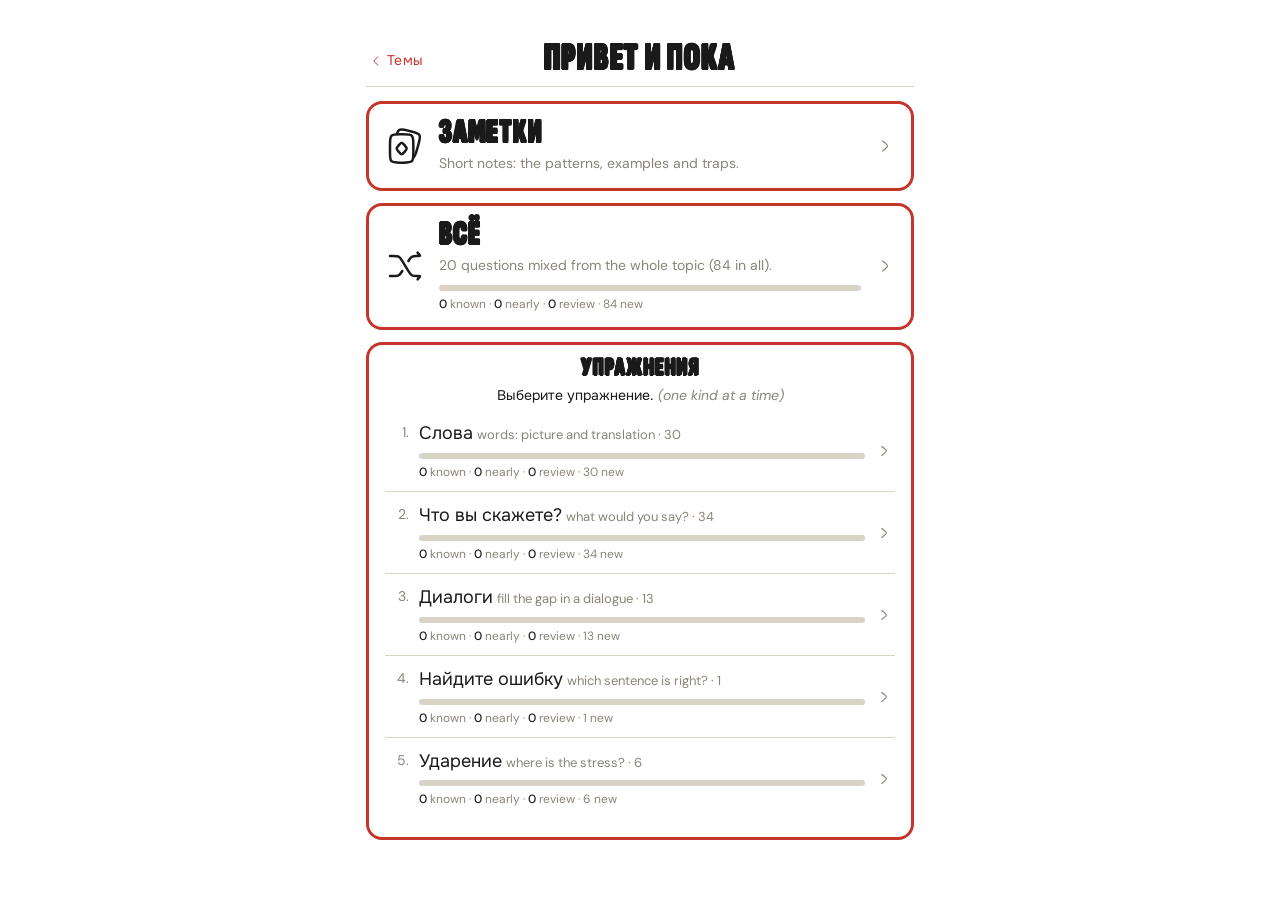
<file: topic.html>
<!DOCTYPE html>
<html lang="ru">
<head>
<meta charset="utf-8">
<meta name="viewport" content="width=device-width, initial-scale=1, viewport-fit=cover">
<title>Русский — Тема</title>
<link rel="manifest" href="manifest.json">
<link rel="apple-touch-icon" href="icon.png">
<meta name="apple-mobile-web-app-capable" content="yes">
<meta name="apple-mobile-web-app-status-bar-style" content="default">
<meta name="apple-mobile-web-app-title" content="Русский">
<meta name="theme-color" content="#ffffff">
<link rel="stylesheet" href="css/fonts.css?v=3.6">
<link rel="stylesheet" href="css/app.css?v=3.6">
</head>
<body>
<div class="wrap" id="app"></div>
<script src="js/icons.js?v=3.6"></script>
<script src="js/common.js?v=3.6"></script>
<script src="data/bank.js?v=3.6"></script>
<script src="data/reading.js?v=3.6"></script>
<script src="data/notes.js?v=3.6"></script>
<script>
// One topic: all of it mixed, each exercise type on its own, and its reading texts.
const tid = (location.hash.match(/t-([a-z]+)/) || [, 'privet'])[1];
window.onhashchange = () => location.reload();
const tp = TOPICS.find(x => x.id === tid) || TOPICS[0];
const items = BANK.filter(i => i.topic === tp.id);
const texts = PASSAGES.filter(p => p.topic === tp.id);
const types = TYPES.filter(ty => items.some(i => i.type === ty.id));

$('#app').innerHTML = header(tp.title, '', 'topics.html', 'Темы') +
  (NOTES[tp.id] ? card(`notes.html#t-${tp.id}`, 'vocab', 'Заметки', 'Short notes: the patterns, examples and traps.') : '') +
  card(`quiz.html#t-${tp.id}`, 'all', 'Всё', `20 questions mixed from the whole topic (${items.length} in all).`, bar(progress(NS, items.map(i => i.id)))) +
  `<section class="box">${sectionHead(0, 'Упражнения', 'Выберите упражнение.', 'one kind at a time')}
    <div class="list">${types.map((ty, n) => {
      const its = items.filter(i => i.type === ty.id);
      return `<a class="item" href="quiz.html#t-${tp.id}-x-${ty.id}">
        <span class="n">${n + 1}.</span>
        <div class="t"><div class="nm"><span class="ru">${esc(ty.title)}</span> <span class="dim">${esc(ty.en)} · ${its.length}</span></div>
        ${bar(progress(NS, its.map(i => i.id)))}</div>${icon('next', 'ic go')}</a>`;
    }).join('')}</div></section>` +
  (texts.length ? `<section class="box">${sectionHead(0, 'Чтение', 'Прочитайте текст.', 'read, tap words, answer questions')}
    <div class="list">${texts.map((p, n) => `<a class="item" href="reading.html#p-${p.id}">
      <span class="n">${n + 1}.</span><div class="t"><div class="nm"><span class="ru">${esc(p.title)}</span> <span class="dim">${esc(p.difficulty || '')}</span></div></div>
      ${icon('next', 'ic go')}</a>`).join('')}</div></section>` : '');
</script>
</body>
</html>
</file>
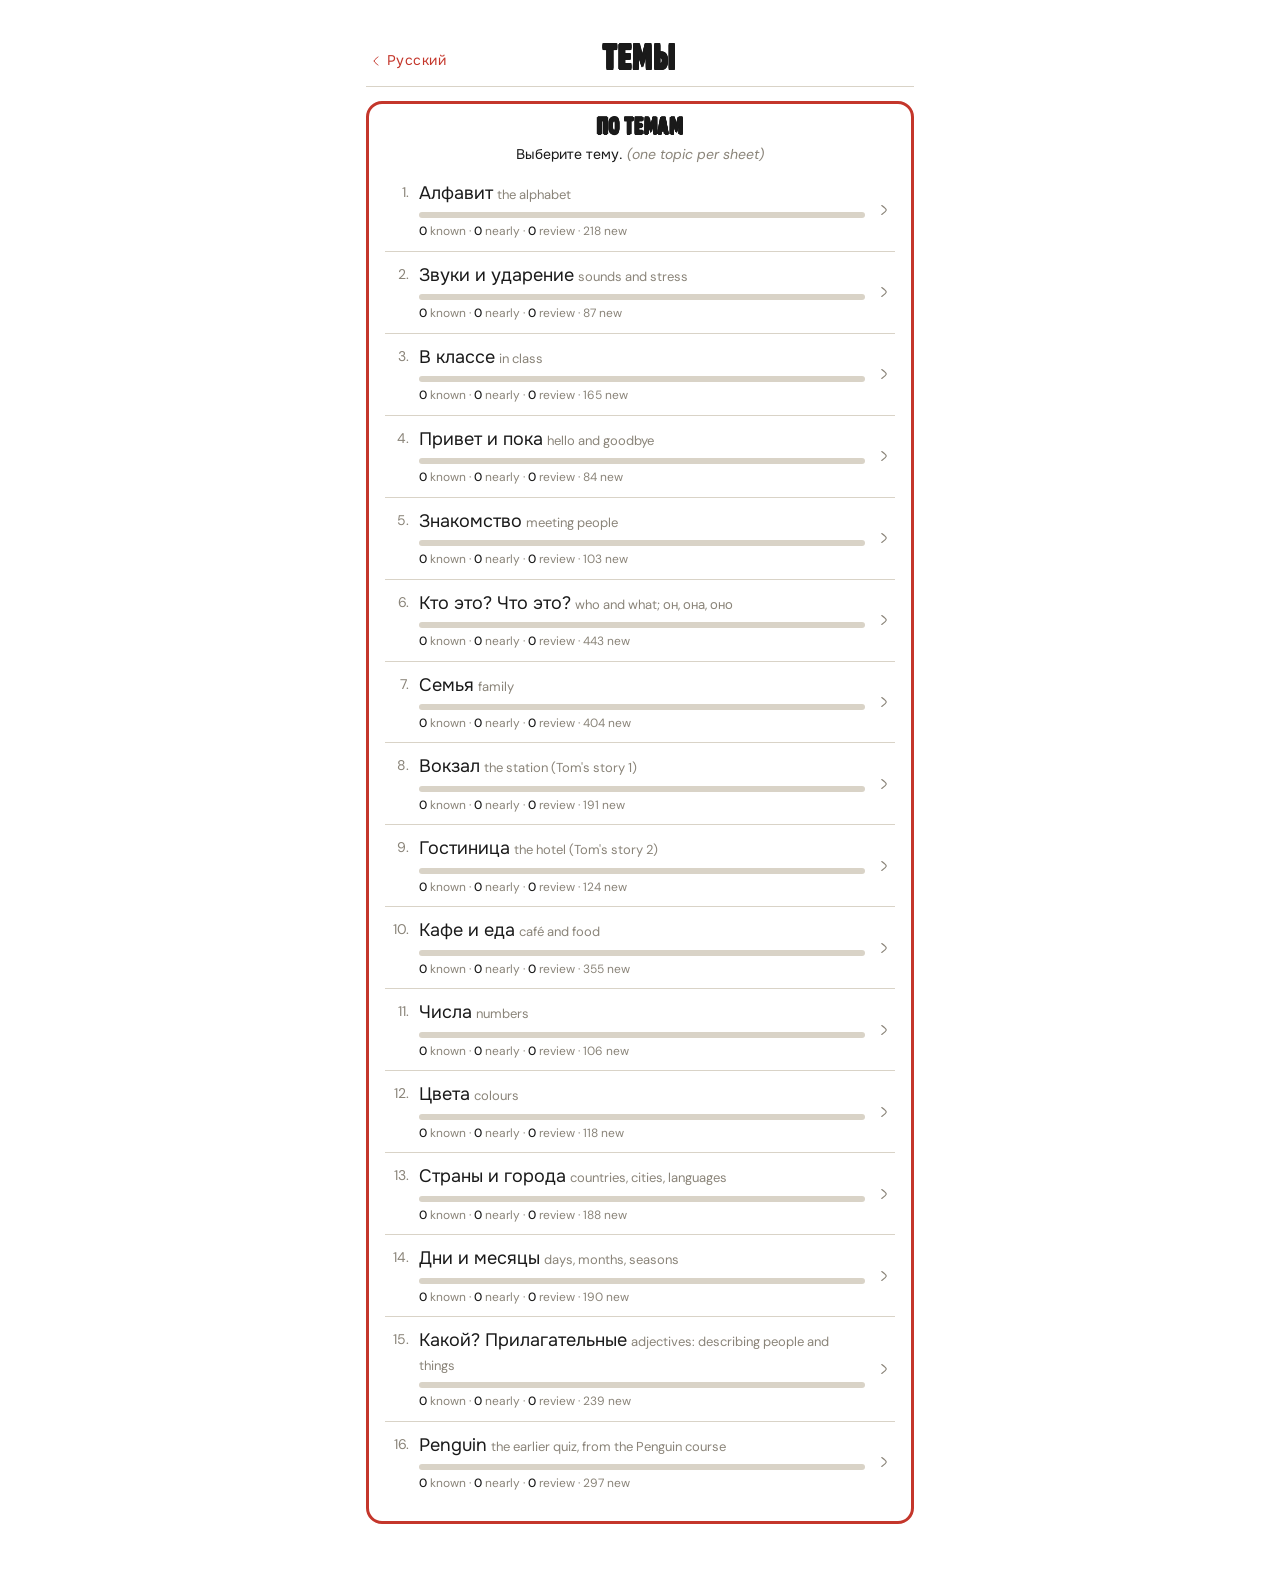
<file: topics.html>
<!DOCTYPE html>
<html lang="ru">
<head>
<meta charset="utf-8">
<meta name="viewport" content="width=device-width, initial-scale=1, viewport-fit=cover">
<title>Русский — Темы</title>
<link rel="manifest" href="manifest.json">
<link rel="apple-touch-icon" href="icon.png">
<meta name="apple-mobile-web-app-capable" content="yes">
<meta name="apple-mobile-web-app-status-bar-style" content="default">
<meta name="apple-mobile-web-app-title" content="Русский">
<meta name="theme-color" content="#ffffff">
<link rel="stylesheet" href="css/fonts.css?v=3.6">
<link rel="stylesheet" href="css/app.css?v=3.6">
</head>
<body>
<div class="wrap" id="app"></div>
<script src="js/icons.js?v=3.6"></script>
<script src="js/common.js?v=3.6"></script>
<script src="data/bank.js?v=3.6"></script>
<script>
// Темы: one row per topic (sheet), with progress.
$('#app').innerHTML = header('Темы', '') + `<section class="box">${sectionHead(0, 'По темам', 'Выберите тему.', 'one topic per sheet')}
  <div class="list">${TOPICS.map((tp, n) => {
    const items = BANK.filter(i => i.topic === tp.id);
    return `<a class="item" href="topic.html#t-${tp.id}">
      <span class="n">${n + 1}.</span>
      <div class="t"><div class="nm"><span class="ru">${esc(tp.title)}</span> <span class="dim">${esc(tp.en)}</span></div>
      ${bar(progress(NS, items.map(i => i.id)))}</div>${icon('next', 'ic go')}</a>`;
  }).join('')}</div></section>`;
</script>
</body>
</html>
</file>
<file: css/fonts.css>
/* House fonts (fontsource), latin + cyrillic subsets. */
@font-face {
  font-family: 'DM Sans';
  font-style: normal;
  font-display: swap;
  font-weight: 400;
  src:url(../fonts/dm-sans-latin-ext-400-normal.woff2) format('woff2');
  unicode-range: U+0100-02BA,U+02BD-02C5,U+02C7-02CC,U+02CE-02D7,U+02DD-02FF,U+0304,U+0308,U+0329,U+1D00-1DBF,U+1E00-1E9F,U+1EF2-1EFF,U+2020,U+20A0-20AB,U+20AD-20C0,U+2113,U+2C60-2C7F,U+A720-A7FF;
}
@font-face {
  font-family: 'DM Sans';
  font-style: normal;
  font-display: swap;
  font-weight: 400;
  src:url(../fonts/dm-sans-latin-400-normal.woff2) format('woff2');
  unicode-range: U+0000-00FF,U+0131,U+0152-0153,U+02BB-02BC,U+02C6,U+02DA,U+02DC,U+0304,U+0308,U+0329,U+2000-206F,U+20AC,U+2122,U+2191,U+2193,U+2212,U+2215,U+FEFF,U+FFFD;
}
@font-face {
  font-family: 'DM Sans';
  font-style: normal;
  font-display: swap;
  font-weight: 500;
  src:url(../fonts/dm-sans-latin-ext-500-normal.woff2) format('woff2');
  unicode-range: U+0100-02BA,U+02BD-02C5,U+02C7-02CC,U+02CE-02D7,U+02DD-02FF,U+0304,U+0308,U+0329,U+1D00-1DBF,U+1E00-1E9F,U+1EF2-1EFF,U+2020,U+20A0-20AB,U+20AD-20C0,U+2113,U+2C60-2C7F,U+A720-A7FF;
}
@font-face {
  font-family: 'DM Sans';
  font-style: normal;
  font-display: swap;
  font-weight: 500;
  src:url(../fonts/dm-sans-latin-500-normal.woff2) format('woff2');
  unicode-range: U+0000-00FF,U+0131,U+0152-0153,U+02BB-02BC,U+02C6,U+02DA,U+02DC,U+0304,U+0308,U+0329,U+2000-206F,U+20AC,U+2122,U+2191,U+2193,U+2212,U+2215,U+FEFF,U+FFFD;
}
@font-face {
  font-family: 'DM Sans';
  font-style: italic;
  font-display: swap;
  font-weight: 400;
  src:url(../fonts/dm-sans-latin-ext-400-italic.woff2) format('woff2');
  unicode-range: U+0100-02BA,U+02BD-02C5,U+02C7-02CC,U+02CE-02D7,U+02DD-02FF,U+0304,U+0308,U+0329,U+1D00-1DBF,U+1E00-1E9F,U+1EF2-1EFF,U+2020,U+20A0-20AB,U+20AD-20C0,U+2113,U+2C60-2C7F,U+A720-A7FF;
}
@font-face {
  font-family: 'DM Sans';
  font-style: italic;
  font-display: swap;
  font-weight: 400;
  src:url(../fonts/dm-sans-latin-400-italic.woff2) format('woff2');
  unicode-range: U+0000-00FF,U+0131,U+0152-0153,U+02BB-02BC,U+02C6,U+02DA,U+02DC,U+0304,U+0308,U+0329,U+2000-206F,U+20AC,U+2122,U+2191,U+2193,U+2212,U+2215,U+FEFF,U+FFFD;
}
@font-face {
  font-family: 'Onest';
  font-style: normal;
  font-display: swap;
  font-weight: 400;
  src:url(../fonts/onest-cyrillic-ext-400-normal.woff2) format('woff2');
  unicode-range: U+0460-052F,U+1C80-1C8A,U+20B4,U+2DE0-2DFF,U+A640-A69F,U+FE2E-FE2F;
}
@font-face {
  font-family: 'Onest';
  font-style: normal;
  font-display: swap;
  font-weight: 400;
  src:url(../fonts/onest-cyrillic-400-normal.woff2) format('woff2');
  unicode-range: U+0301,U+0400-045F,U+0490-0491,U+04B0-04B1,U+2116;
}
@font-face {
  font-family: 'Onest';
  font-style: normal;
  font-display: swap;
  font-weight: 400;
  src:url(../fonts/onest-latin-ext-400-normal.woff2) format('woff2');
  unicode-range: U+0100-02BA,U+02BD-02C5,U+02C7-02CC,U+02CE-02D7,U+02DD-02FF,U+0304,U+0308,U+0329,U+1D00-1DBF,U+1E00-1E9F,U+1EF2-1EFF,U+2020,U+20A0-20AB,U+20AD-20C0,U+2113,U+2C60-2C7F,U+A720-A7FF;
}
@font-face {
  font-family: 'Onest';
  font-style: normal;
  font-display: swap;
  font-weight: 400;
  src:url(../fonts/onest-latin-400-normal.woff2) format('woff2');
  unicode-range: U+0000-00FF,U+0131,U+0152-0153,U+02BB-02BC,U+02C6,U+02DA,U+02DC,U+0304,U+0308,U+0329,U+2000-206F,U+20AC,U+2122,U+2191,U+2193,U+2212,U+2215,U+FEFF,U+FFFD;
}
@font-face {
  font-family: 'Onest';
  font-style: normal;
  font-display: swap;
  font-weight: 500;
  src:url(../fonts/onest-cyrillic-ext-500-normal.woff2) format('woff2');
  unicode-range: U+0460-052F,U+1C80-1C8A,U+20B4,U+2DE0-2DFF,U+A640-A69F,U+FE2E-FE2F;
}
@font-face {
  font-family: 'Onest';
  font-style: normal;
  font-display: swap;
  font-weight: 500;
  src:url(../fonts/onest-cyrillic-500-normal.woff2) format('woff2');
  unicode-range: U+0301,U+0400-045F,U+0490-0491,U+04B0-04B1,U+2116;
}
@font-face {
  font-family: 'Onest';
  font-style: normal;
  font-display: swap;
  font-weight: 500;
  src:url(../fonts/onest-latin-ext-500-normal.woff2) format('woff2');
  unicode-range: U+0100-02BA,U+02BD-02C5,U+02C7-02CC,U+02CE-02D7,U+02DD-02FF,U+0304,U+0308,U+0329,U+1D00-1DBF,U+1E00-1E9F,U+1EF2-1EFF,U+2020,U+20A0-20AB,U+20AD-20C0,U+2113,U+2C60-2C7F,U+A720-A7FF;
}
@font-face {
  font-family: 'Onest';
  font-style: normal;
  font-display: swap;
  font-weight: 500;
  src:url(../fonts/onest-latin-500-normal.woff2) format('woff2');
  unicode-range: U+0000-00FF,U+0131,U+0152-0153,U+02BB-02BC,U+02C6,U+02DA,U+02DC,U+0304,U+0308,U+0329,U+2000-206F,U+20AC,U+2122,U+2191,U+2193,U+2212,U+2215,U+FEFF,U+FFFD;
}
@font-face {
  font-family: 'Sofia Sans Extra Condensed';
  font-style: normal;
  font-display: swap;
  font-weight: 900;
  src:url(../fonts/sofia-sans-extra-condensed-cyrillic-ext-900-normal.woff2) format('woff2');
  unicode-range: U+0460-052F,U+1C80-1C8A,U+20B4,U+2DE0-2DFF,U+A640-A69F,U+FE2E-FE2F;
}
@font-face {
  font-family: 'Sofia Sans Extra Condensed';
  font-style: normal;
  font-display: swap;
  font-weight: 900;
  src:url(../fonts/sofia-sans-extra-condensed-cyrillic-900-normal.woff2) format('woff2');
  unicode-range: U+0301,U+0400-045F,U+0490-0491,U+04B0-04B1,U+2116;
}
@font-face {
  font-family: 'Sofia Sans Extra Condensed';
  font-style: normal;
  font-display: swap;
  font-weight: 900;
  src:url(../fonts/sofia-sans-extra-condensed-latin-ext-900-normal.woff2) format('woff2');
  unicode-range: U+0100-02BA,U+02BD-02C5,U+02C7-02CC,U+02CE-02D7,U+02DD-02FF,U+0304,U+0308,U+0329,U+1D00-1DBF,U+1E00-1E9F,U+1EF2-1EFF,U+2020,U+20A0-20AB,U+20AD-20C0,U+2113,U+2C60-2C7F,U+A720-A7FF;
}
@font-face {
  font-family: 'Sofia Sans Extra Condensed';
  font-style: normal;
  font-display: swap;
  font-weight: 900;
  src:url(../fonts/sofia-sans-extra-condensed-latin-900-normal.woff2) format('woff2');
  unicode-range: U+0000-00FF,U+0131,U+0152-0153,U+02BB-02BC,U+02C6,U+02DA,U+02DC,U+0304,U+0308,U+0329,U+2000-206F,U+20AC,U+2122,U+2191,U+2193,U+2212,U+2215,U+FEFF,U+FFFD;
}
@font-face {
  font-family: 'Pacifico';
  font-style: normal;
  font-display: swap;
  font-weight: 400;
  src:url(../fonts/pacifico-cyrillic-ext-400-normal.woff2) format('woff2');
  unicode-range: U+0460-052F,U+1C80-1C8A,U+20B4,U+2DE0-2DFF,U+A640-A69F,U+FE2E-FE2F;
}
@font-face {
  font-family: 'Pacifico';
  font-style: normal;
  font-display: swap;
  font-weight: 400;
  src:url(../fonts/pacifico-cyrillic-400-normal.woff2) format('woff2');
  unicode-range: U+0301,U+0400-045F,U+0490-0491,U+04B0-04B1,U+2116;
}
@font-face {
  font-family: 'Pacifico';
  font-style: normal;
  font-display: swap;
  font-weight: 400;
  src:url(../fonts/pacifico-latin-ext-400-normal.woff2) format('woff2');
  unicode-range: U+0100-02BA,U+02BD-02C5,U+02C7-02CC,U+02CE-02D7,U+02DD-02FF,U+0304,U+0308,U+0329,U+1D00-1DBF,U+1E00-1E9F,U+1EF2-1EFF,U+2020,U+20A0-20AB,U+20AD-20C0,U+2113,U+2C60-2C7F,U+A720-A7FF;
}
@font-face {
  font-family: 'Pacifico';
  font-style: normal;
  font-display: swap;
  font-weight: 400;
  src:url(../fonts/pacifico-latin-400-normal.woff2) format('woff2');
  unicode-range: U+0000-00FF,U+0131,U+0152-0153,U+02BB-02BC,U+02C6,U+02DA,U+02DC,U+0304,U+0308,U+0329,U+2000-206F,U+20AC,U+2122,U+2191,U+2193,U+2212,U+2215,U+FEFF,U+FFFD;
}
</file>
<file: css/app.css>
/* Русский — app styles. Same visual system as the printed sheets:
   red bordered sections, Sofia Sans headings, DM Sans for English, Onest for Russian. */
:root {
  --accent: #c4362b; --ink: #1a1a1a; --dim: #8a8479; --rule: #d9d3c7; --paper: #fff;
  --soft: #f6f3ee; --radius: 16px; --shell: 3px;
}
* { box-sizing: border-box; margin: 0; padding: 0; font-synthesis: none; -webkit-tap-highlight-color: transparent; }
html { -webkit-text-size-adjust: 100%; }
body { font-family: 'DM Sans', 'Onest', system-ui, sans-serif; font-size: 16px; line-height: 1.4; color: var(--ink);
  background: var(--paper); min-height: 100vh; }
b, strong { font-weight: 500; }
button, input { font: inherit; color: inherit; }
button { cursor: pointer; background: none; border: none; }
a { color: inherit; text-decoration: none; }
[hidden] { display: none !important; }

.ru { font-family: 'Onest', 'DM Sans', sans-serif; }
.en { font-family: 'DM Sans', 'Onest', sans-serif; }
.dim { color: var(--dim); }
.red { color: var(--accent); }
.hw { font-family: 'Pacifico', cursive; font-weight: 400; }

/* Display headings: Sofia Sans Extra Condensed Black, uppercase, outlined in its own colour, stretched upwards. */
.disp { font-family: 'Sofia Sans Extra Condensed', sans-serif; font-weight: 900; text-transform: uppercase;
  letter-spacing: 0.035em; line-height: 1; display: inline-block; transform: scaleY(1.12); transform-origin: 50% 80%;
  text-shadow: 0.0225em 0 0 currentColor, -0.0225em 0 0 currentColor, 0 0.0225em 0 currentColor, 0 -0.0225em 0 currentColor,
    0.0159em 0.0159em 0 currentColor, -0.0159em 0.0159em 0 currentColor, 0.0159em -0.0159em 0 currentColor, -0.0159em -0.0159em 0 currentColor; }

.wrap { max-width: 580px; margin: 0 auto;
  padding: calc(36px + env(safe-area-inset-top)) calc(16px + env(safe-area-inset-right)) calc(40px + env(safe-area-inset-bottom)) calc(16px + env(safe-area-inset-left)); }

/* Header: red context left, title centre, grey italic right, over a thin rule. */
.top { display: grid; grid-template-columns: minmax(0, 1fr) auto minmax(0, 1fr); align-items: baseline; column-gap: 10px;
  padding: 6px 2px 10px; border-bottom: 1px solid var(--rule); margin-bottom: 14px; }
.top .left { justify-self: start; color: var(--accent); font-size: 14px; letter-spacing: 0.03em; display: inline-flex; align-items: center; gap: 3px; }
.top .left .ic { width: 16px; height: 16px; }
.top h1 { font-size: 34px; text-align: center; white-space: nowrap; min-width: 0; }
.top .right { justify-self: end; color: var(--dim); font-size: 14px; font-style: italic; white-space: nowrap; }

.track { height: 3px; background: var(--rule); border-radius: 2px; overflow: hidden; margin: -6px 0 16px; }
.track > i { display: block; height: 100%; width: 0; background: var(--accent); transition: width 0.3s; }

/* Sections: red bordered boxes with a centred heading. */
.box { border: var(--shell) solid var(--accent); border-radius: var(--radius); padding: 12px 16px 18px; margin-bottom: 16px; background: var(--paper); }
.sh { text-align: center; margin-bottom: 14px; }
.sh h2 { display: flex; align-items: center; justify-content: center; gap: 9px; font-weight: 400; font-size: 23px; }
.disc { width: 26px; height: 26px; border-radius: 50%; background: var(--accent); color: #fff; font-weight: 500; font-size: 14px;
  display: inline-flex; align-items: center; justify-content: center; flex: none; }
.nw { color: var(--accent); font-size: 15px; }
.dv { width: 1px; height: 20px; background: var(--rule); display: inline-block; }
.sh p { margin-top: 6px; font-size: 14px; }
.sh p i { color: var(--dim); }

.ic { display: inline-block; width: 22px; height: 22px; flex: none; }
.ic svg { width: 100%; height: 100%; display: block; }

/* Prompt */
.prompt { text-align: center; margin: 6px 0 18px; line-height: 1.2; }
.prompt .ru { font-size: 34px; }
.prompt .en { font-size: 24px; }
.prompt .hw { font-size: 40px; line-height: 1.5; }
.prompt .ctx { display: block; margin-top: 8px; font-size: 14px; color: var(--dim); font-style: italic; font-family: 'DM Sans', sans-serif; }

/* Multiple choice: a) b) c) d) */
.opts { display: grid; grid-template-columns: repeat(2, minmax(0, 1fr)); gap: 8px; }
.opts.one { grid-template-columns: 1fr; }
.opt { text-align: left; border: 1px solid var(--rule); border-radius: 10px; padding: 11px 12px; font-size: 17px; line-height: 1.3;
  display: flex; gap: 8px; align-items: baseline; transition: background 0.12s, border-color 0.12s, opacity 0.2s; background: var(--paper); }
.opt .l { color: var(--dim); font-size: 14px; flex: none; }
.opt:not(:disabled):active { background: var(--soft); }
@media (hover: hover) { .opt:not(:disabled):hover { border-color: var(--ink); } }
.opt.right { background: var(--ink); border-color: var(--ink); color: #fff; }
.opt.right .l { color: #fff; opacity: 0.7; }
.opt.wrong { border-color: var(--accent); color: var(--accent); }
.opt.wrong .l { color: var(--accent); }
.opts.done .opt:not(.right):not(.wrong) { opacity: 0.45; }

/* Feedback line and info block */
.fb { display: flex; align-items: center; gap: 8px; margin-top: 14px; font-size: 16px; }
.fb .ic { width: 22px; height: 22px; }
.fb.ok { color: var(--ink); }
.fb.no { color: var(--accent); }
.fb.shown { color: var(--dim); }
.info { margin-top: 12px; border-top: 1px dashed var(--rule); padding-top: 10px; display: grid; gap: 8px; }
.info .lab { font-size: 12px; color: var(--accent); letter-spacing: 0.05em; }
.info .val { font-size: 16px; }
.info .val .en { color: var(--dim); font-style: italic; font-size: 15px; }

/* Buttons */
.btns { display: flex; gap: 10px; justify-content: flex-end; flex-wrap: wrap; margin-top: 16px; }
.btns.centre { justify-content: center; }
.btn { display: inline-flex; align-items: center; gap: 6px; border-radius: 10px; padding: 11px 18px; font-weight: 500; font-size: 16px;
  background: var(--accent); color: #fff; border: 1.5px solid var(--accent); }
.btn .ic { width: 18px; height: 18px; }
.btn.ghost { background: var(--paper); color: var(--ink); border-color: var(--ink); }
.btn.quiet { background: var(--paper); color: var(--dim); border-color: var(--rule); font-weight: 400; }
.btn:disabled { opacity: 0.45; }

/* Answer lines (typed answers): solid ink line, like the sheets */
.line-in { width: 100%; border: none; border-bottom: 1.5px solid var(--ink); background: transparent; border-radius: 0;
  font-family: 'Onest', sans-serif; font-size: 21px; padding: 6px 2px 5px; outline: none; }
.line-in:focus { border-bottom-color: var(--accent); }
.line-in.ok { border-bottom-color: var(--ink); }
.line-in.no { color: var(--accent); border-bottom-color: var(--accent); }
.line-in.shown { color: var(--dim); font-style: italic; }
.line-in::placeholder { color: var(--rule); }

/* Results */
.results { text-align: center; padding: 6px 0 4px; }
.results img { width: 132px; height: 132px; display: block; margin: 0 auto 6px; }
.results .score { font-size: 54px; }
.results .sh { margin-top: 8px; }
.results .msg { margin-top: 10px; color: var(--dim); font-style: italic; }

/* Home */
.card { display: flex; gap: 14px; align-items: center; border: var(--shell) solid var(--accent); border-radius: var(--radius);
  padding: 14px 16px; margin-bottom: 12px; transition: background 0.12s; }
.card:active { background: var(--soft); }
.card > .ic { width: 40px; height: 40px; }
.card .t { flex: 1; min-width: 0; }
.card h2 { font-size: 30px; font-weight: 400; }
.card .d { font-size: 14px; color: var(--dim); margin-top: 6px; }
.card .go { width: 20px; height: 20px; color: var(--dim); }
.prog { margin-top: 9px; }
.prog .bar { display: flex; height: 6px; border-radius: 3px; overflow: hidden; background: var(--rule); }
.prog .bar i { display: block; height: 100%; }
.prog .k { font-size: 12px; color: var(--dim); margin-top: 5px; }
.prog .k b { font-weight: 500; color: var(--ink); }
.m1 { background: var(--ink); } .m2 { background: var(--dim); } .m3 { background: var(--accent); }
.foot { text-align: center; color: var(--dim); font-size: 13px; margin-top: 18px; font-style: italic; }

/* Reading */
.passage .title { text-align: center; font-size: 20px; margin-bottom: 4px; }
.passage .intro { text-align: center; font-size: 14px; color: var(--dim); font-style: italic; margin-bottom: 12px; }
.dl { display: flex; gap: 8px; font-size: 18px; line-height: 1.5; margin-bottom: 4px; }
.dl .sp { color: var(--accent); width: 18px; flex: none; font-family: 'Onest', sans-serif; }
.gw { border-bottom: 1.5px dotted var(--dim); cursor: pointer; white-space: nowrap; }
.gw.on { background: var(--soft); border-bottom-color: var(--accent); border-radius: 3px; }
.gloss { margin-top: 12px; border-top: 1px dashed var(--rule); padding-top: 9px; font-size: 15px; min-height: 2.6em; color: var(--dim); text-align: center; }
.gloss .ru { color: var(--ink); font-size: 18px; margin-right: 6px; }
.gloss .en { font-style: italic; }
.qn { display: flex; gap: 8px; margin: 14px 0 8px; font-size: 16px; }
.qn:first-of-type { margin-top: 0; }
.qn .n { color: var(--dim); width: 20px; text-align: right; flex: none; font-size: 14px; padding-top: 1px; }
.keys { font-size: 15px; display: grid; }
.keys .kw { display: flex; flex-wrap: wrap; justify-content: space-between; column-gap: 12px; padding: 7px 2px; border-bottom: 1px dashed var(--rule); }
.keys .kw:last-child { border-bottom: none; }
.keys .ru { font-size: 17px; }
.keys .dim { font-style: italic; text-align: right; margin-left: auto; }

/* Verbs */
.verb { text-align: center; margin-bottom: 14px; }
.verb .inf { font-size: 36px; display: inline-flex; align-items: center; gap: 8px; }
.verb .tr { color: var(--dim); font-style: italic; margin-top: 2px; }
.verb .stem { margin-top: 10px; font-size: 15px; min-height: 1.5em; }
.speak { width: 30px; height: 30px; color: var(--dim); display: inline-flex; align-items: center; justify-content: center; border-radius: 8px; }
.speak .ic { width: 22px; height: 22px; }
.speak:active { background: var(--soft); }
.conj { display: grid; gap: 6px; }
.crow { display: grid; grid-template-columns: 74px 1fr 26px 30px; align-items: end; gap: 8px; }
.crow .p { color: var(--accent); font-family: 'Onest', sans-serif; font-size: 18px; padding-bottom: 8px; }
.crow .mark { padding-bottom: 8px; display: flex; justify-content: center; }
.crow .mark .ic { width: 20px; height: 20px; }
.crow .mark.ok { color: var(--ink); } .crow .mark.no { color: var(--accent); } .crow .mark.shown { color: var(--dim); }
.crow .speak { visibility: hidden; margin-bottom: 4px; }
.crow .speak.on { visibility: visible; }

/* Names */
.fact { margin-top: 12px; border-top: 1px dashed var(--rule); padding-top: 10px; font-size: 15px; line-height: 1.5; }
.answer { margin-top: 8px; color: var(--accent); font-size: 16px; }
.answer .ru { font-size: 19px; }
.inrow { display: flex; gap: 10px; align-items: end; }
.inrow .line-in { flex: 1; }

/* Stress marks: an accent drawn over the vowel (as on the notes sheets) */
.st { position: relative; }
.st::after { content: '\00B4'; position: absolute; left: 0; right: 0; text-align: center; top: 0.06em; font-family: 'DM Sans', sans-serif;
  font-weight: 400; font-style: normal; line-height: 1; font-size: 1em; }
.st.up::after { top: -0.2em; }

/* Prompt kinds */
.prompt .ru.long { font-size: 24px; line-height: 1.35; display: block; }
.prompt .en.long { font-size: 19px; line-height: 1.35; display: block; }
.prompt .pic { display: block; width: 92px; height: 92px; margin: 2px auto 0; color: var(--ink); }
.prompt .pic svg { width: 100%; height: 100%; }
.prompt .big { font-family: 'Onest', sans-serif; font-size: 44px; letter-spacing: 0.04em; display: block; line-height: 1.2; }
.prompt .big.long { font-size: 26px; letter-spacing: 0.02em; overflow-wrap: anywhere; }
.prompt .lines { text-align: left; display: inline-block; max-width: 100%; }
.prompt .lines .dl { font-size: 19px; }
.prompt .lines .sp { width: auto; min-width: 22px; margin-right: 4px; }
.gap { display: inline-block; width: 3.2em; border-bottom: 2px solid var(--accent); margin: 0 2px; vertical-align: -0.1em; height: 1em; }
.ticket { font-family: 'Onest', sans-serif; font-size: 13px; letter-spacing: 0.03em; border: 1.5px dashed var(--dim); border-radius: 8px;
  padding: 8px 12px; margin: 0 auto 14px; display: inline-block; text-align: left; line-height: 1.6; color: var(--ink); }
.prompt .ticket + .en { display: block; }

/* Lists of topics and exercise types */
.list { display: grid; }
.item { display: flex; align-items: center; gap: 10px; border-top: 1px solid var(--rule); padding: 11px 2px; }
.item:first-child { border-top: none; padding-top: 2px; }
.item:active { background: var(--soft); }
.item .n { color: var(--dim); font-size: 14px; width: 22px; text-align: right; flex: none; align-self: flex-start; padding-top: 2px; }
.item .t { flex: 1; min-width: 0; }
.item .nm .ru { font-size: 18px; }
.item .nm .dim { font-size: 13px; }
.item .prog { margin-top: 6px; }
.item .go { width: 18px; height: 18px; color: var(--dim); }
.top h1 { font-size: clamp(24px, 8vw, 34px); }
.prompt .ctx .en, .prompt .ctx .ru { font-size: inherit; }

/* Colour swatches and flags */
.prompt .swatch { display: block; width: 92px; height: 92px; border-radius: 50%; margin: 2px auto 0; border: 1.5px solid var(--rule); }
.prompt .flag { display: flex; width: 132px; height: 88px; margin: 2px auto 0; border: 1.5px solid var(--rule); border-radius: 4px; overflow: hidden; }
.prompt .flag.h { flex-direction: column; }
.prompt .flag i { flex: 1; }

.site { display: block; text-align: center; color: var(--dim); font-size: 13px; margin-top: 22px; }
.site span { color: var(--accent); }

/* Typed adjective endings */
.end-in { font: inherit; width: 2.3em; border: none; border-bottom: 2px solid var(--accent); border-radius: 0; background: var(--soft);
  text-align: center; padding: 0 2px; margin: 0 1px; outline: none; color: var(--ink); font-size: max(1em, 16px); vertical-align: baseline; }
.end-in:focus { background: #fbeae8; }
.end { border-bottom: 2px solid var(--ink); padding: 0 2px; margin: 0 1px; }
.end.no { border-bottom-color: var(--accent); }
.end s { color: var(--accent); text-decoration-thickness: 2px; margin-right: 4px; }
.typed-hint { text-align: center; color: var(--dim); font-size: 14px; font-style: italic; margin: -4px 0 4px; }
.btn:focus { outline: none; }

/* Notes (Заметки) */
.ntitle { text-align: center; margin: 2px 0 16px; }
.ntitle .ru { display: block; font-size: 24px; }
.ntitle .en { display: block; color: var(--dim); font-style: italic; font-size: 14px; margin-top: 4px; }
.np { font-size: 15px; line-height: 1.5; margin: 8px 0; }
.ntw { overflow-x: auto; margin: 8px 0; }
.nt { width: 100%; border-collapse: collapse; font-size: 15px; }
.nt.wide { font-size: 14px; }
.nt th { font-weight: 500; color: var(--accent); text-align: left; font-size: 13px; padding: 4px 6px; border-bottom: 1px solid var(--rule); }
.nt td { padding: 5px 6px; border-bottom: 1px solid var(--rule); vertical-align: top; }
.nt tr:last-child td { border-bottom: none; }
.nt.lab td:first-child { color: var(--dim); font-size: 13px; }
.nex { margin: 8px 0; }
.nex .r { display: flex; flex-direction: column; padding: 6px 0; border-bottom: 1px dashed var(--rule); }
.nex .r:last-child { border-bottom: none; }
.nex .ru { font-size: 17px; }
.nex .en { color: var(--dim); font-style: italic; font-size: 14px; }
.nl { padding-left: 20px; font-size: 15px; line-height: 1.5; margin: 6px 0; }
.nl li { margin: 4px 0; }
.traps .nl li::marker { color: var(--accent); }
.box.notes .sh { margin-bottom: 8px; }

/* Notes button in exercises, and the notes panel */
.qfoot { display: flex; justify-content: center; align-items: center; gap: 14px; flex-wrap: wrap; color: var(--dim); font-size: 13px; margin-top: 14px; }
.pill { display: inline-flex; align-items: center; gap: 6px; border: 1.5px solid var(--accent); color: var(--accent); border-radius: 999px; padding: 6px 14px;
  font-size: 14px; font-weight: 500; background: var(--paper); }
.pill .ic { width: 17px; height: 17px; }
.overlay { position: fixed; inset: 0; background: var(--paper); z-index: 50; overflow-y: auto; -webkit-overflow-scrolling: touch; }
.overlay .top .right { display: inline-flex; align-items: center; gap: 3px; font-style: normal; color: var(--accent); font-size: 14px; }
.overlay .top .right .ic { width: 16px; height: 16px; }
.overlay .top .left { color: var(--accent); }
body.noscroll { overflow: hidden; }

.end-r, .end-r .ru { color: var(--accent); }
.nt tr.grp td { color: var(--dim); font-size: 13px; font-style: italic; padding-top: 9px; padding-bottom: 1px; border-bottom: none; }
.nt.four { font-size: 14px; }
.nt.four td, .nt.four th { padding-left: 3px; padding-right: 3px; }

/* Safety net: long words wrap rather than push the page wider */
.opt, .prompt, .info .val, .np, .nl li, .nex .r, .fact, .qn, .dl { overflow-wrap: anywhere; min-width: 0; }
.opts.one { grid-template-columns: minmax(0, 1fr); }

/* Header: three columns with the title centred; .stack puts a long title on its own line */
.top .left { grid-column: 1; grid-row: 1; }
.top h1 { grid-column: 2; grid-row: 1; }
.top .right { grid-column: 3; grid-row: 1; }
.top.stack { grid-template-columns: 1fr 1fr; row-gap: 8px; }
.top.stack h1 { grid-column: 1 / 3; grid-row: 2; justify-self: center; }
.top.stack .right { grid-column: 2; }
</file>
